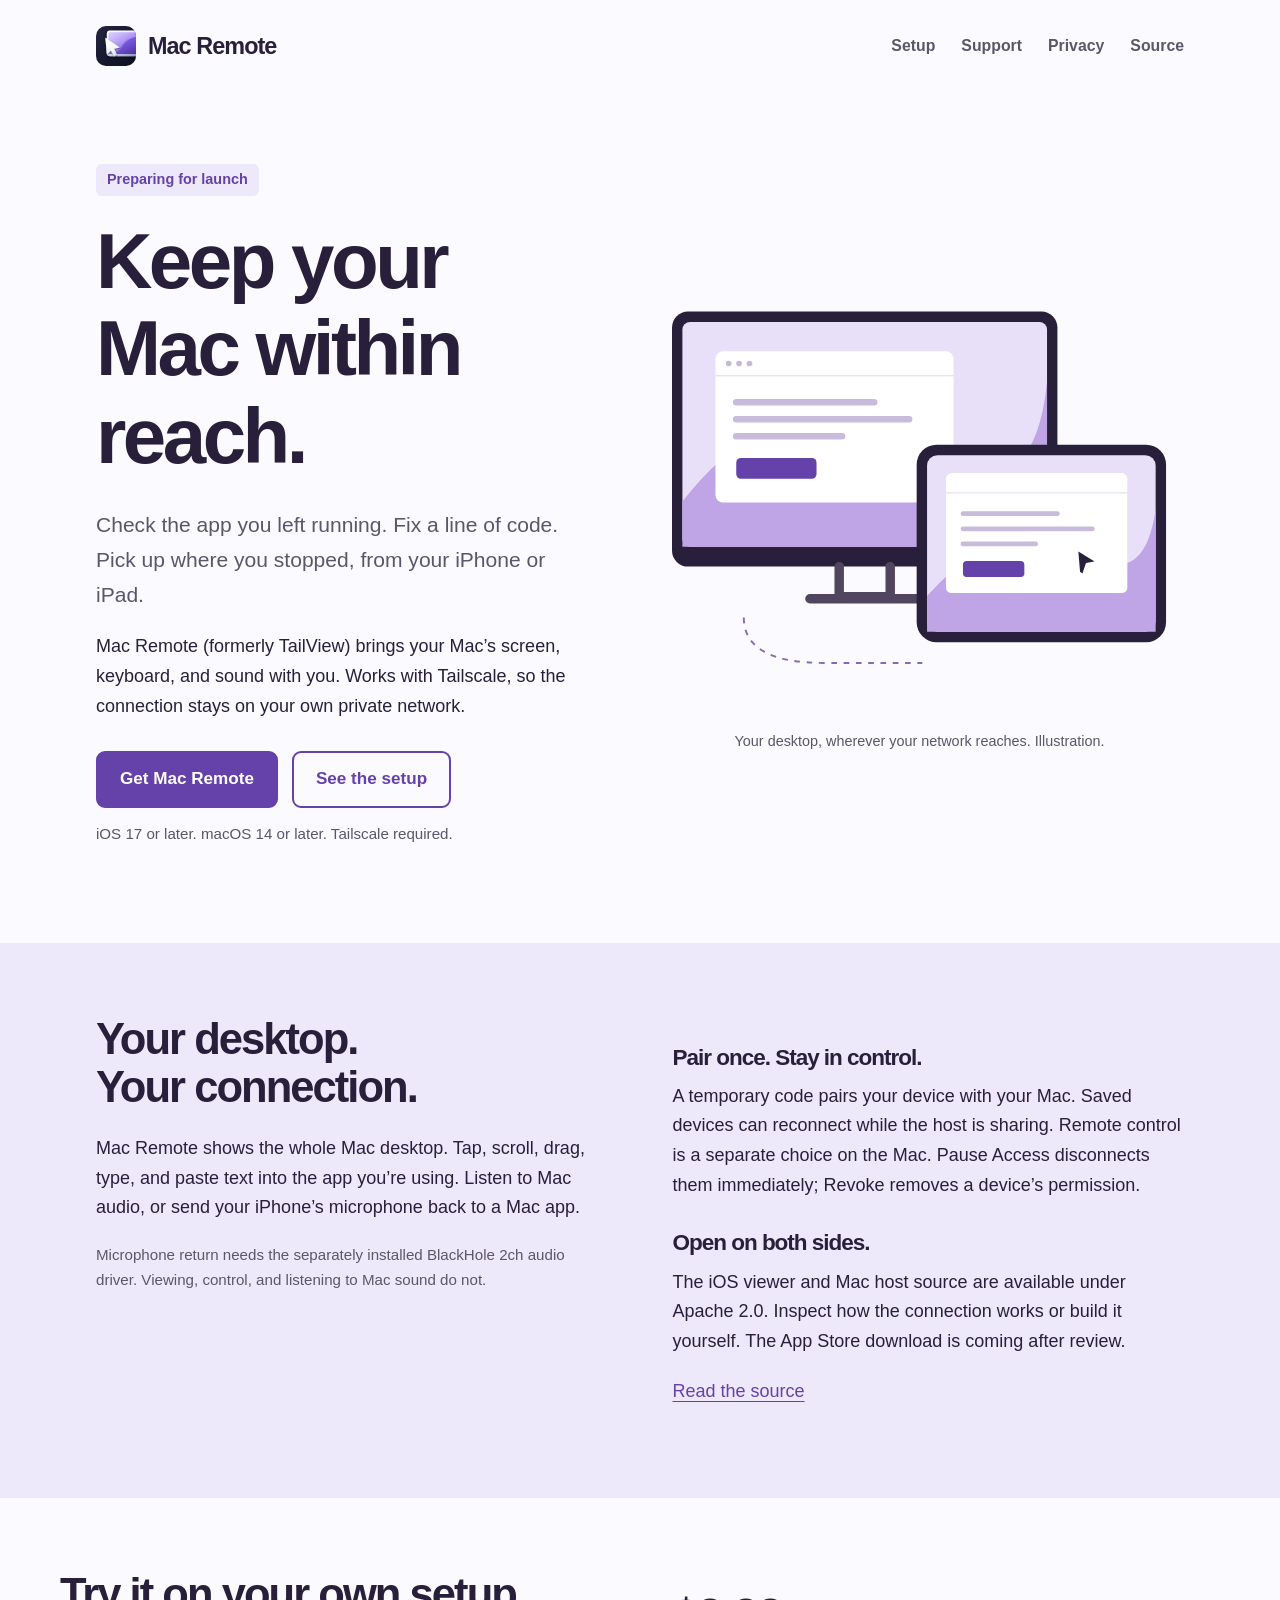
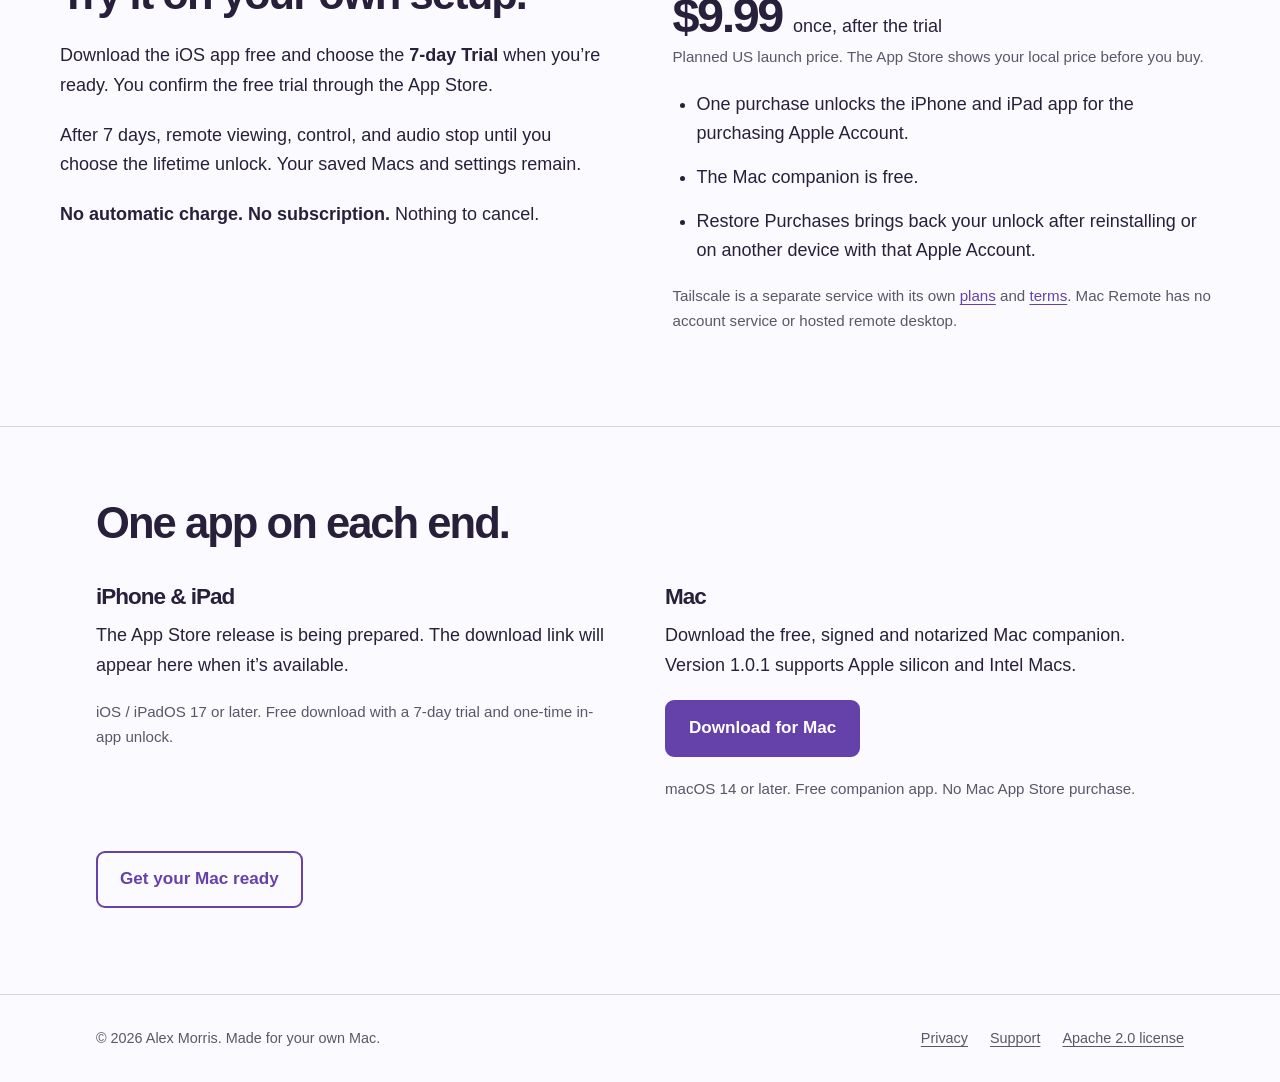
<file: docs/site/index.html>
<!doctype html>
<html lang="en"><head><meta charset="utf-8"><meta name="viewport" content="width=device-width, initial-scale=1"><title>Mac Remote — your Mac, within reach</title><meta name="description" content="See and control your Mac from an iPhone or iPad. Works with Tailscale. Try Mac Remote free for 7 days, then unlock once."><meta name="theme-color" content="#6541aa"><link rel="icon" href="assets/tailview.svg" type="image/svg+xml"><link rel="stylesheet" href="assets/site.css"><link rel="canonical" href="https://alexmorris10x.github.io/tailview/"></head>
<body><a class="skip" href="#main">Skip to content</a><header><div class="wrap"><a class="brand" href="index.html"><img src="assets/tailview.svg" alt="" width="40" height="40">Mac Remote</a><nav aria-label="Main navigation"><a href="setup.html">Setup</a><a href="support.html">Support</a><a href="privacy.html">Privacy</a><a href="https://github.com/alexmorris10x/tailview">Source</a></nav></div></header>
<main id="main">
<section class="wrap hero"><div><span class="status">Preparing for launch</span><h1>Keep your Mac within reach.</h1><p class="lead">Check the app you left running. Fix a line of code. Pick up where you stopped, from your iPhone or iPad.</p><p>Mac Remote (formerly TailView) brings your Mac’s screen, keyboard, and sound with you. Works with Tailscale, so the connection stays on your own private network.</p><div class="actions"><a class="button" href="#download">Get Mac Remote</a><a class="button secondary" href="setup.html">See the setup</a></div><p class="small">iOS 17 or later. macOS 14 or later. Tailscale required.</p></div>
<div class="hero-visual"><figure><svg viewBox="0 0 560 440" role="img" aria-labelledby="diagram-title diagram-desc"><title id="diagram-title">One Mac, reachable from your iPad</title><desc id="diagram-desc">An illustration of a desktop window mirrored onto a tablet, connected through your Tailscale network.</desc><rect x="18" y="26" width="408" height="270" rx="17" fill="#28203a"/><rect x="29" y="37" width="386" height="238" rx="8" fill="#e8dff8"/><path d="M29 227 Q140 85 270 170 T415 100 V275 H29Z" fill="#c0a5e6"/><rect x="64" y="68" width="252" height="160" rx="8" fill="#fff"/><path d="M64 94H316" stroke="#ddd5e6"/><circle cx="78" cy="81" r="3" fill="#c5b9d8"/><circle cx="89" cy="81" r="3" fill="#c5b9d8"/><circle cx="100" cy="81" r="3" fill="#c5b9d8"/><path d="M86 122H232M86 140H269M86 158H198" stroke="#c8bbdc" stroke-width="7" stroke-linecap="round"/><rect x="86" y="181" width="85" height="22" rx="5" fill="#6541aa"/><path d="M195 296V328H249V296M164 330H280" stroke="#51465f" stroke-width="10" stroke-linecap="round" fill="none"/><path d="M94 350Q94 398 180 398H283" stroke="#8769b5" stroke-width="2" stroke-dasharray="6 7" fill="none"/><rect x="277" y="167" width="264" height="209" rx="21" fill="#28203a"/><rect x="288" y="178" width="242" height="187" rx="11" fill="#e8dff8"/><path d="M288 327Q383 224 450 275T530 235V365H288Z" fill="#c0a5e6"/><rect x="308" y="197" width="192" height="127" rx="6" fill="#fff"/><path d="M308 218H500" stroke="#ddd5e6"/><path d="M326 240H426M326 256H463M326 272H403" stroke="#c8bbdc" stroke-width="5" stroke-linecap="round"/><rect x="326" y="290" width="65" height="17" rx="4" fill="#6541aa"/><path d="M449 302L447 278L468 291L457 293L453 305Z" fill="#28203a" stroke="white" stroke-width="2"/></svg><figcaption>Your desktop, wherever your network reaches. Illustration.</figcaption></figure></div></section>
<section class="band"><div class="wrap split"><div><h2>Your desktop.<br>Your connection.</h2><p>Mac Remote shows the whole Mac desktop. Tap, scroll, drag, type, and paste text into the app you’re using. Listen to Mac audio, or send your iPhone’s microphone back to a Mac app.</p><p class="small">Microphone return needs the separately installed BlackHole 2ch audio driver. Viewing, control, and listening to Mac sound do not.</p></div><div><h3>Pair once. Stay in control.</h3><p>A temporary code pairs your device with your Mac. Saved devices can reconnect while the host is sharing. Remote control is a separate choice on the Mac. Pause Access disconnects them immediately; Revoke removes a device’s permission.</p><h3>Open on both sides.</h3><p>The iOS viewer and Mac host source are available under Apache 2.0. Inspect how the connection works or build it yourself. The App Store download is coming after review.</p><p><a href="https://github.com/alexmorris10x/tailview">Read the source</a></p></div></div></section>
<section class="wrap facts split"><div><h2>Try it on your own setup.</h2><p>Download the iOS app free and choose the <strong>7-day Trial</strong> when you’re ready. You confirm the free trial through the App Store.</p><p>After 7 days, remote viewing, control, and audio stop until you choose the lifetime unlock. Your saved Macs and settings remain.</p><p><strong>No automatic charge. No subscription.</strong> Nothing to cancel.</p></div><div><p class="price">$9.99 <span>once, after the trial</span></p><p class="small">Planned US launch price. The App Store shows your local price before you buy.</p><ul><li>One purchase unlocks the iPhone and iPad app for the purchasing Apple Account.</li><li>The Mac companion is free.</li><li>Restore Purchases brings back your unlock after reinstalling or on another device with that Apple Account.</li></ul><p class="small">Tailscale is a separate service with its own <a href="https://tailscale.com/pricing">plans</a> and <a href="https://tailscale.com/terms">terms</a>. Mac Remote has no account service or hosted remote desktop.</p></div></section>
<section class="download" id="download"><div class="wrap"><h2>One app on each end.</h2><div class="download-grid"><div><h3>iPhone &amp; iPad</h3><p>The App Store release is being prepared. The download link will appear here when it’s available.</p><p class="small">iOS / iPadOS 17 or later. Free download with a 7-day trial and one-time in-app unlock.</p></div><div><h3>Mac</h3><p>Download the free, signed and notarized Mac companion. Version 1.0.1 supports Apple silicon and Intel Macs.</p><p><a class="button" href="https://github.com/alexmorris10x/tailview/releases/download/v1.0.1-mac/Mac-Remote-1.0.1-31.dmg">Download for Mac</a></p><p class="small">macOS 14 or later. Free companion app. No Mac App Store purchase.</p></div></div><div class="actions"><a class="button secondary" href="setup.html">Get your Mac ready</a></div></div></section></main>
<footer><div class="wrap"><span>© 2026 Alex Morris. Made for your own Mac.</span><div class="footer-links"><a href="privacy.html">Privacy</a><a href="support.html">Support</a><a href="https://github.com/alexmorris10x/tailview/blob/main/LICENSE">Apache 2.0 license</a></div></div></footer></body></html>
</file>
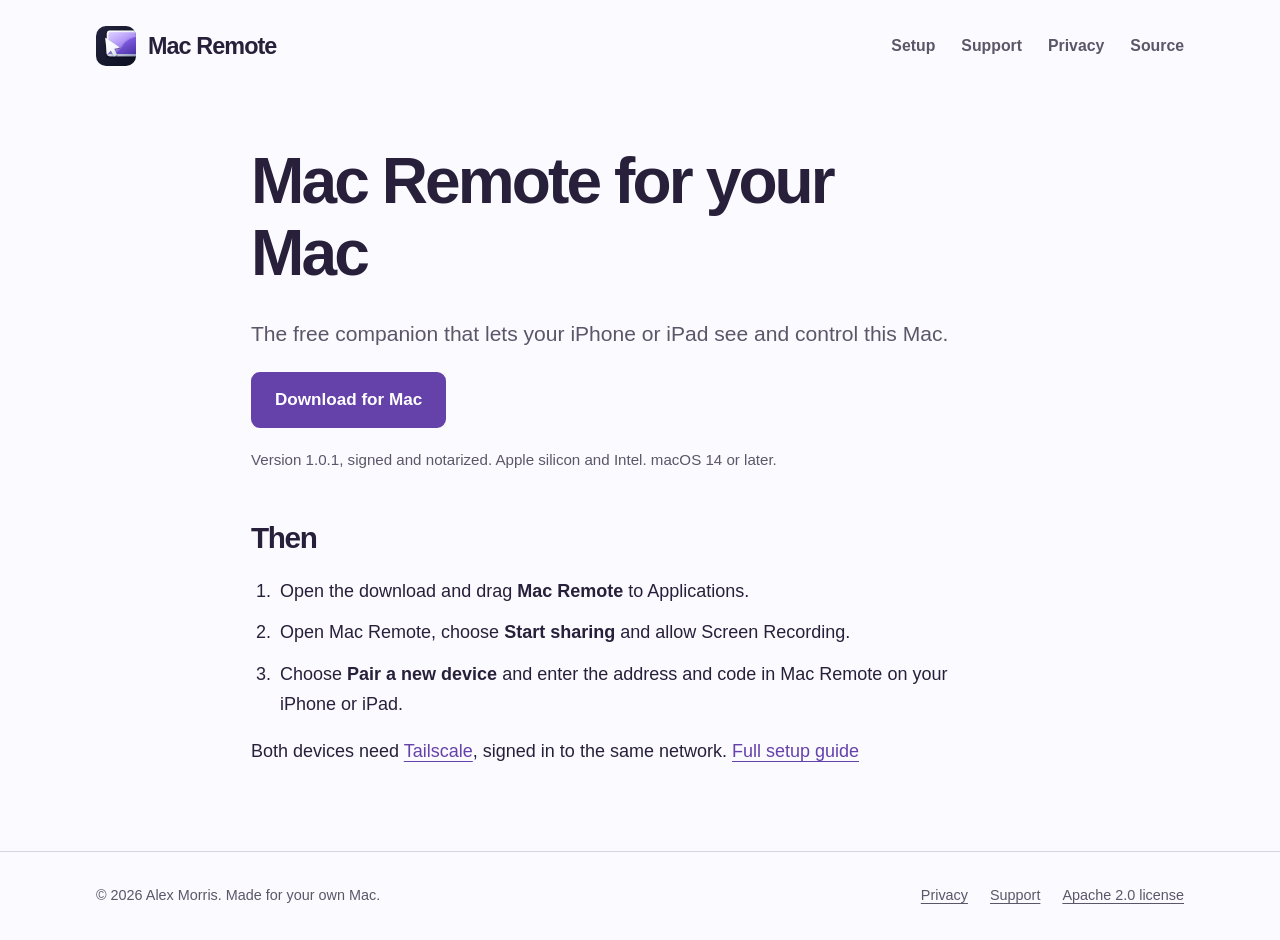
<file: docs/site/mac.html>
<!doctype html>
<html lang="en"><head><meta charset="utf-8"><meta name="viewport" content="width=device-width, initial-scale=1"><title>Mac Remote for Mac</title><meta name="description" content="Download the free Mac Remote companion for your Mac, then pair your iPhone or iPad."><meta name="theme-color" content="#6541aa"><link rel="icon" href="assets/tailview.svg" type="image/svg+xml"><link rel="stylesheet" href="assets/site.css"><link rel="canonical" href="https://alexmorris10x.github.io/tailview/mac.html"></head>
<body><a class="skip" href="#main">Skip to content</a><header><div class="wrap"><a class="brand" href="index.html"><img src="assets/tailview.svg" alt="" width="40" height="40">Mac Remote</a><nav aria-label="Main navigation"><a href="setup.html">Setup</a><a href="support.html">Support</a><a href="privacy.html">Privacy</a><a href="https://github.com/alexmorris10x/tailview">Source</a></nav></div></header>
<main id="main" class="wrap reading"><h1>Mac Remote for your Mac</h1><p class="lead">The free companion that lets your iPhone or iPad see and control this Mac.</p>
<p><a class="button" href="https://github.com/alexmorris10x/tailview/releases/download/v1.0.1-mac/Mac-Remote-1.0.1-31.dmg">Download for Mac</a></p><p class="small">Version 1.0.1, signed and notarized. Apple silicon and Intel. macOS 14 or later.</p>
<h2>Then</h2><ol><li>Open the download and drag <strong>Mac Remote</strong> to Applications.</li><li>Open Mac Remote, choose <strong>Start sharing</strong> and allow Screen Recording.</li><li>Choose <strong>Pair a new device</strong> and enter the address and code in Mac Remote on your iPhone or iPad.</li></ol>
<p>Both devices need <a href="https://tailscale.com/download">Tailscale</a>, signed in to the same network. <a href="setup.html">Full setup guide</a></p></main>
<footer><div class="wrap"><span>© 2026 Alex Morris. Made for your own Mac.</span><div class="footer-links"><a href="privacy.html">Privacy</a><a href="support.html">Support</a><a href="https://github.com/alexmorris10x/tailview/blob/main/LICENSE">Apache 2.0 license</a></div></div></footer></body></html>
</file>
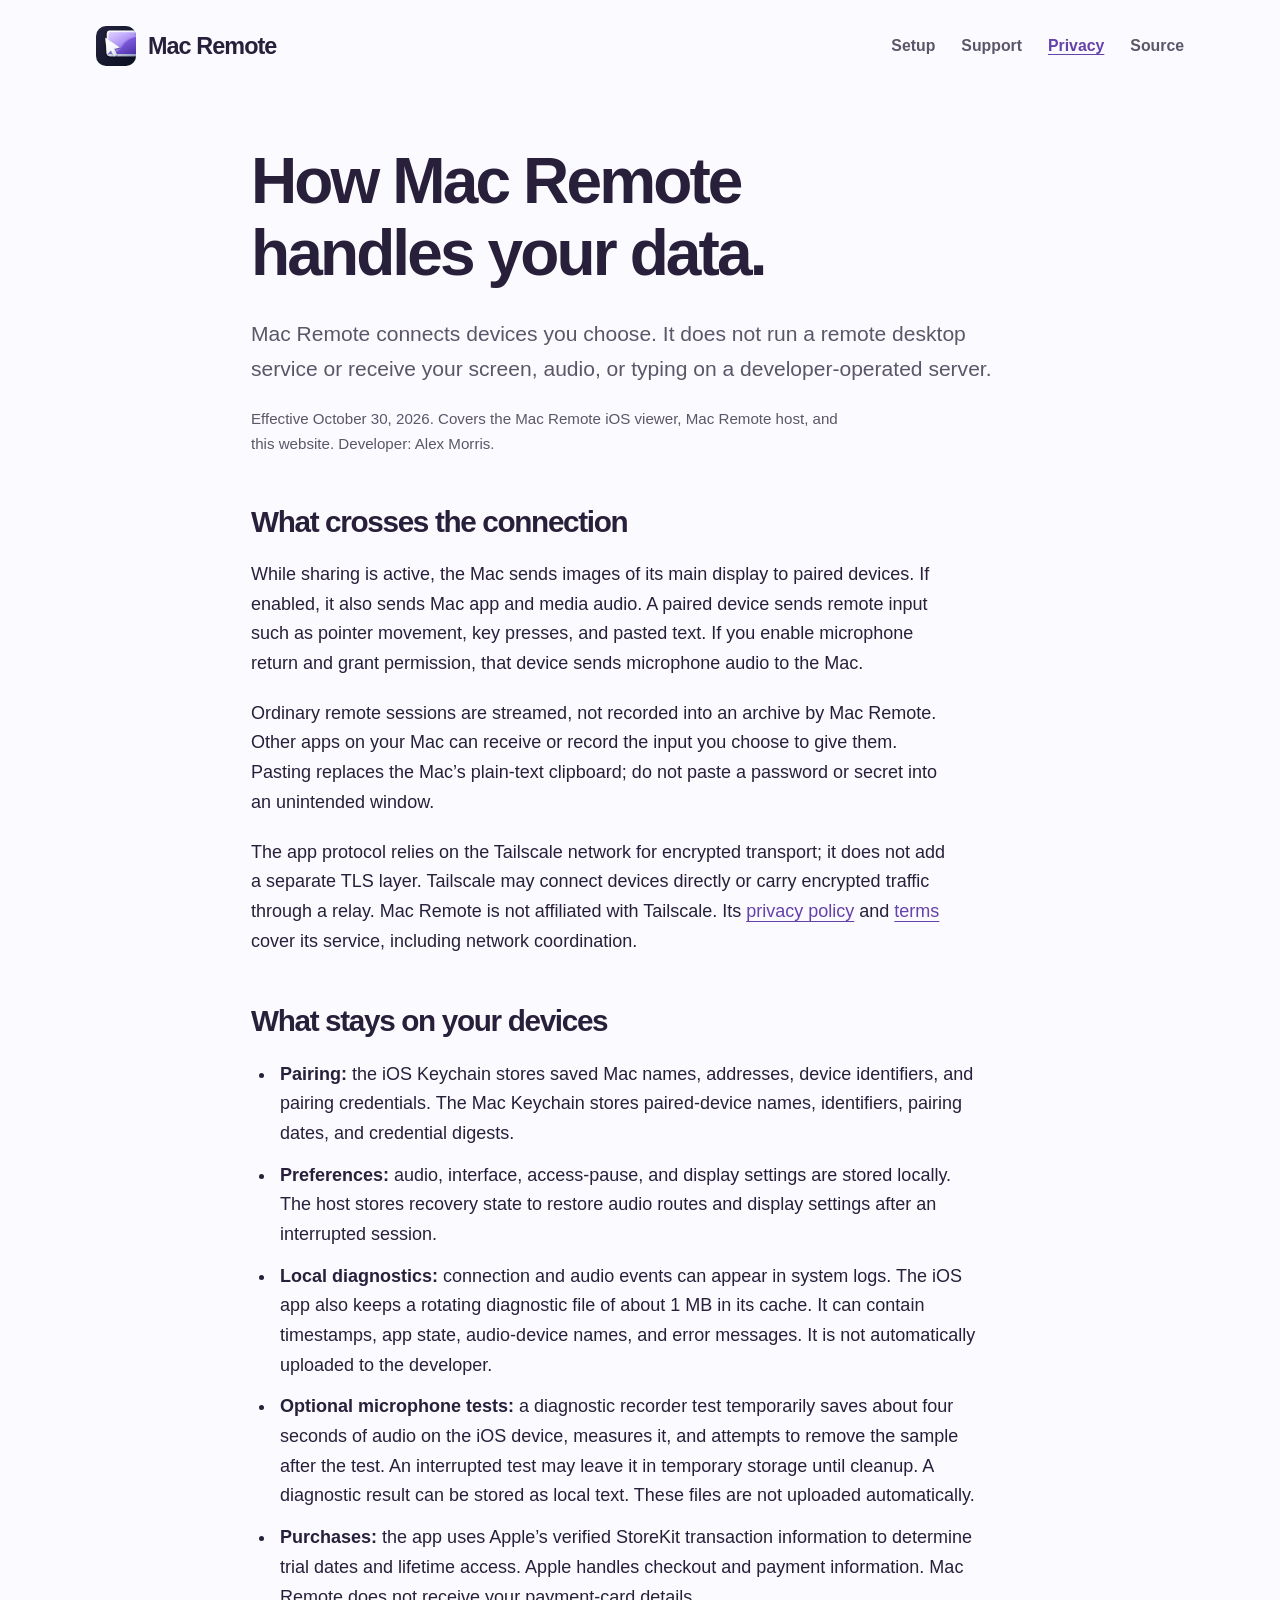
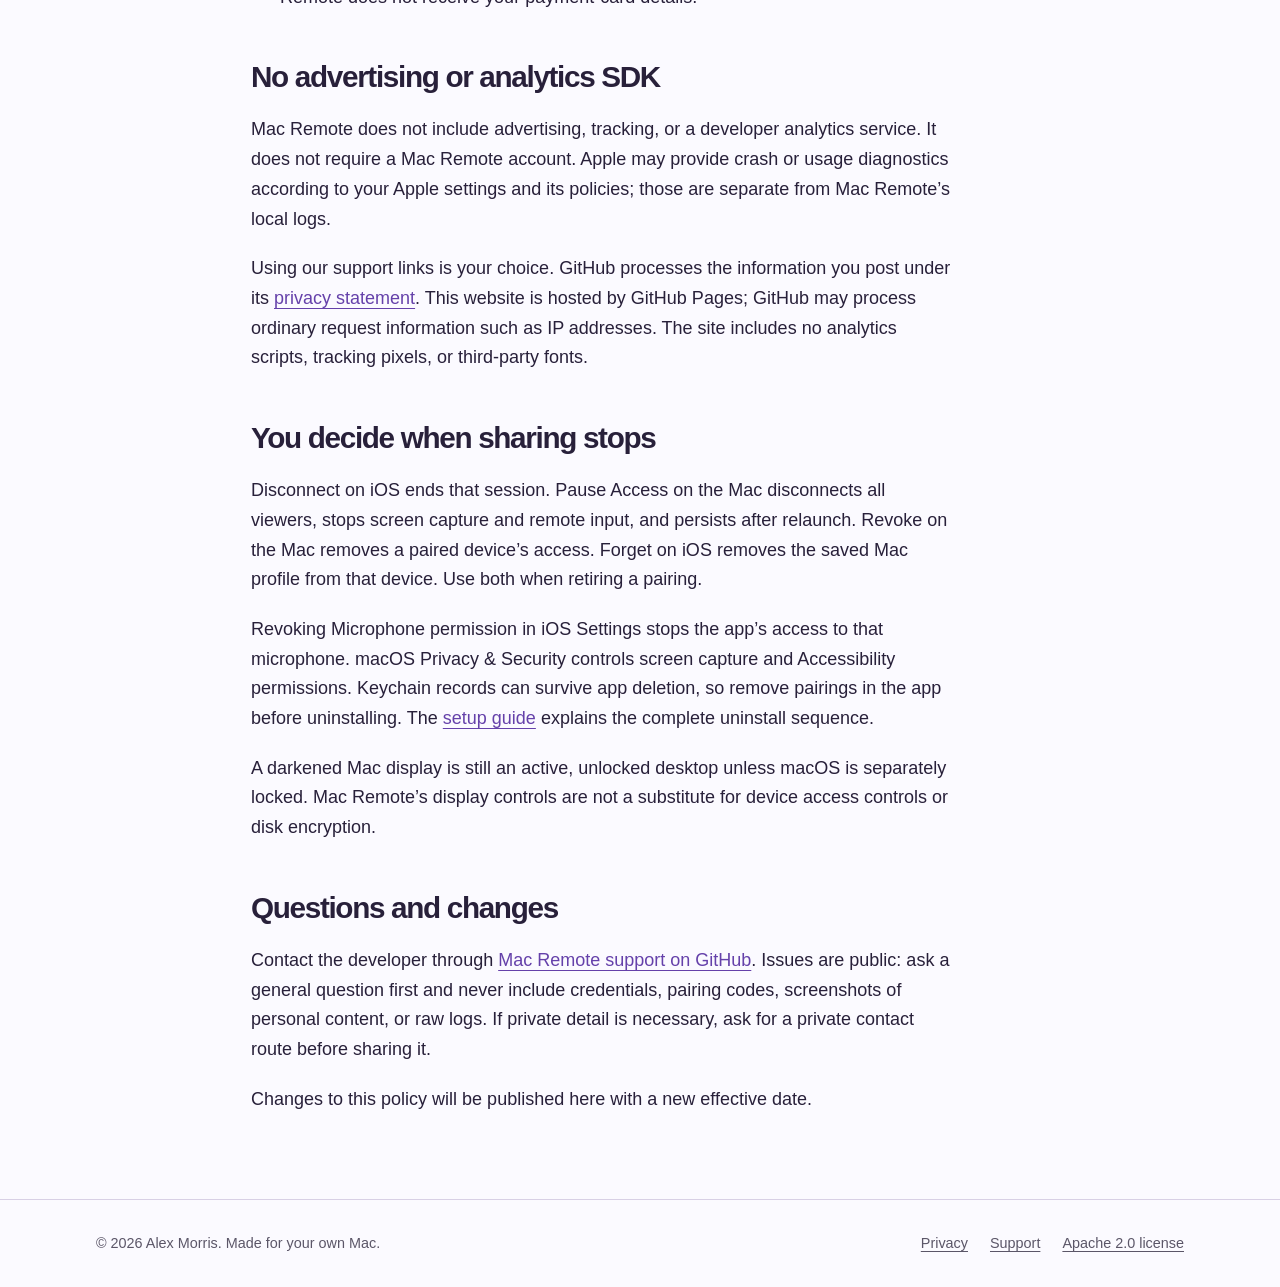
<file: docs/site/privacy.html>
<!doctype html>
<html lang="en"><head><meta charset="utf-8"><meta name="viewport" content="width=device-width, initial-scale=1"><title>Mac Remote privacy</title><meta name="description" content="What Mac Remote sends between your devices, what it stores locally, and how to stop sharing."><meta name="theme-color" content="#6541aa"><link rel="icon" href="assets/tailview.svg" type="image/svg+xml"><link rel="stylesheet" href="assets/site.css"><link rel="canonical" href="https://alexmorris10x.github.io/tailview/privacy.html"></head>
<body><a class="skip" href="#main">Skip to content</a><header><div class="wrap"><a class="brand" href="index.html"><img src="assets/tailview.svg" alt="" width="40" height="40">Mac Remote</a><nav aria-label="Main navigation"><a href="setup.html">Setup</a><a href="support.html">Support</a><a href="privacy.html" aria-current="page">Privacy</a><a href="https://github.com/alexmorris10x/tailview">Source</a></nav></div></header>
<main id="main" class="wrap reading"><h1>How Mac Remote handles your data.</h1><p class="lead">Mac Remote connects devices you choose. It does not run a remote desktop service or receive your screen, audio, or typing on a developer-operated server.</p><p class="small">Effective October 30, 2026. Covers the Mac Remote iOS viewer, Mac Remote host, and this website. Developer: Alex Morris.</p>
<h2>What crosses the connection</h2><p>While sharing is active, the Mac sends images of its main display to paired devices. If enabled, it also sends Mac app and media audio. A paired device sends remote input such as pointer movement, key presses, and pasted text. If you enable microphone return and grant permission, that device sends microphone audio to the Mac.</p><p>Ordinary remote sessions are streamed, not recorded into an archive by Mac Remote. Other apps on your Mac can receive or record the input you choose to give them. Pasting replaces the Mac’s plain-text clipboard; do not paste a password or secret into an unintended window.</p><p>The app protocol relies on the Tailscale network for encrypted transport; it does not add a separate TLS layer. Tailscale may connect devices directly or carry encrypted traffic through a relay. Mac Remote is not affiliated with Tailscale. Its <a href="https://tailscale.com/privacy-policy">privacy policy</a> and <a href="https://tailscale.com/terms">terms</a> cover its service, including network coordination.</p>
<h2>What stays on your devices</h2><ul><li><strong>Pairing:</strong> the iOS Keychain stores saved Mac names, addresses, device identifiers, and pairing credentials. The Mac Keychain stores paired-device names, identifiers, pairing dates, and credential digests.</li><li><strong>Preferences:</strong> audio, interface, access-pause, and display settings are stored locally. The host stores recovery state to restore audio routes and display settings after an interrupted session.</li><li><strong>Local diagnostics:</strong> connection and audio events can appear in system logs. The iOS app also keeps a rotating diagnostic file of about 1 MB in its cache. It can contain timestamps, app state, audio-device names, and error messages. It is not automatically uploaded to the developer.</li><li><strong>Optional microphone tests:</strong> a diagnostic recorder test temporarily saves about four seconds of audio on the iOS device, measures it, and attempts to remove the sample after the test. An interrupted test may leave it in temporary storage until cleanup. A diagnostic result can be stored as local text. These files are not uploaded automatically.</li><li><strong>Purchases:</strong> the app uses Apple’s verified StoreKit transaction information to determine trial dates and lifetime access. Apple handles checkout and payment information. Mac Remote does not receive your payment-card details.</li></ul>
<h2>No advertising or analytics SDK</h2><p>Mac Remote does not include advertising, tracking, or a developer analytics service. It does not require a Mac Remote account. Apple may provide crash or usage diagnostics according to your Apple settings and its policies; those are separate from Mac Remote’s local logs.</p><p>Using our support links is your choice. GitHub processes the information you post under its <a href="https://docs.github.com/en/site-policy/privacy-policies/github-general-privacy-statement">privacy statement</a>. This website is hosted by GitHub Pages; GitHub may process ordinary request information such as IP addresses. The site includes no analytics scripts, tracking pixels, or third-party fonts.</p>
<h2>You decide when sharing stops</h2><p>Disconnect on iOS ends that session. Pause Access on the Mac disconnects all viewers, stops screen capture and remote input, and persists after relaunch. Revoke on the Mac removes a paired device’s access. Forget on iOS removes the saved Mac profile from that device. Use both when retiring a pairing.</p><p>Revoking Microphone permission in iOS Settings stops the app’s access to that microphone. macOS Privacy &amp; Security controls screen capture and Accessibility permissions. Keychain records can survive app deletion, so remove pairings in the app before uninstalling. The <a href="setup.html">setup guide</a> explains the complete uninstall sequence.</p><p>A darkened Mac display is still an active, unlocked desktop unless macOS is separately locked. Mac Remote’s display controls are not a substitute for device access controls or disk encryption.</p>
<h2>Questions and changes</h2><p>Contact the developer through <a href="https://github.com/alexmorris10x/tailview/issues">Mac Remote support on GitHub</a>. Issues are public: ask a general question first and never include credentials, pairing codes, screenshots of personal content, or raw logs. If private detail is necessary, ask for a private contact route before sharing it.</p><p>Changes to this policy will be published here with a new effective date.</p></main>
<footer><div class="wrap"><span>© 2026 Alex Morris. Made for your own Mac.</span><div class="footer-links"><a href="privacy.html">Privacy</a><a href="support.html">Support</a><a href="https://github.com/alexmorris10x/tailview/blob/main/LICENSE">Apache 2.0 license</a></div></div></footer></body></html>
</file>
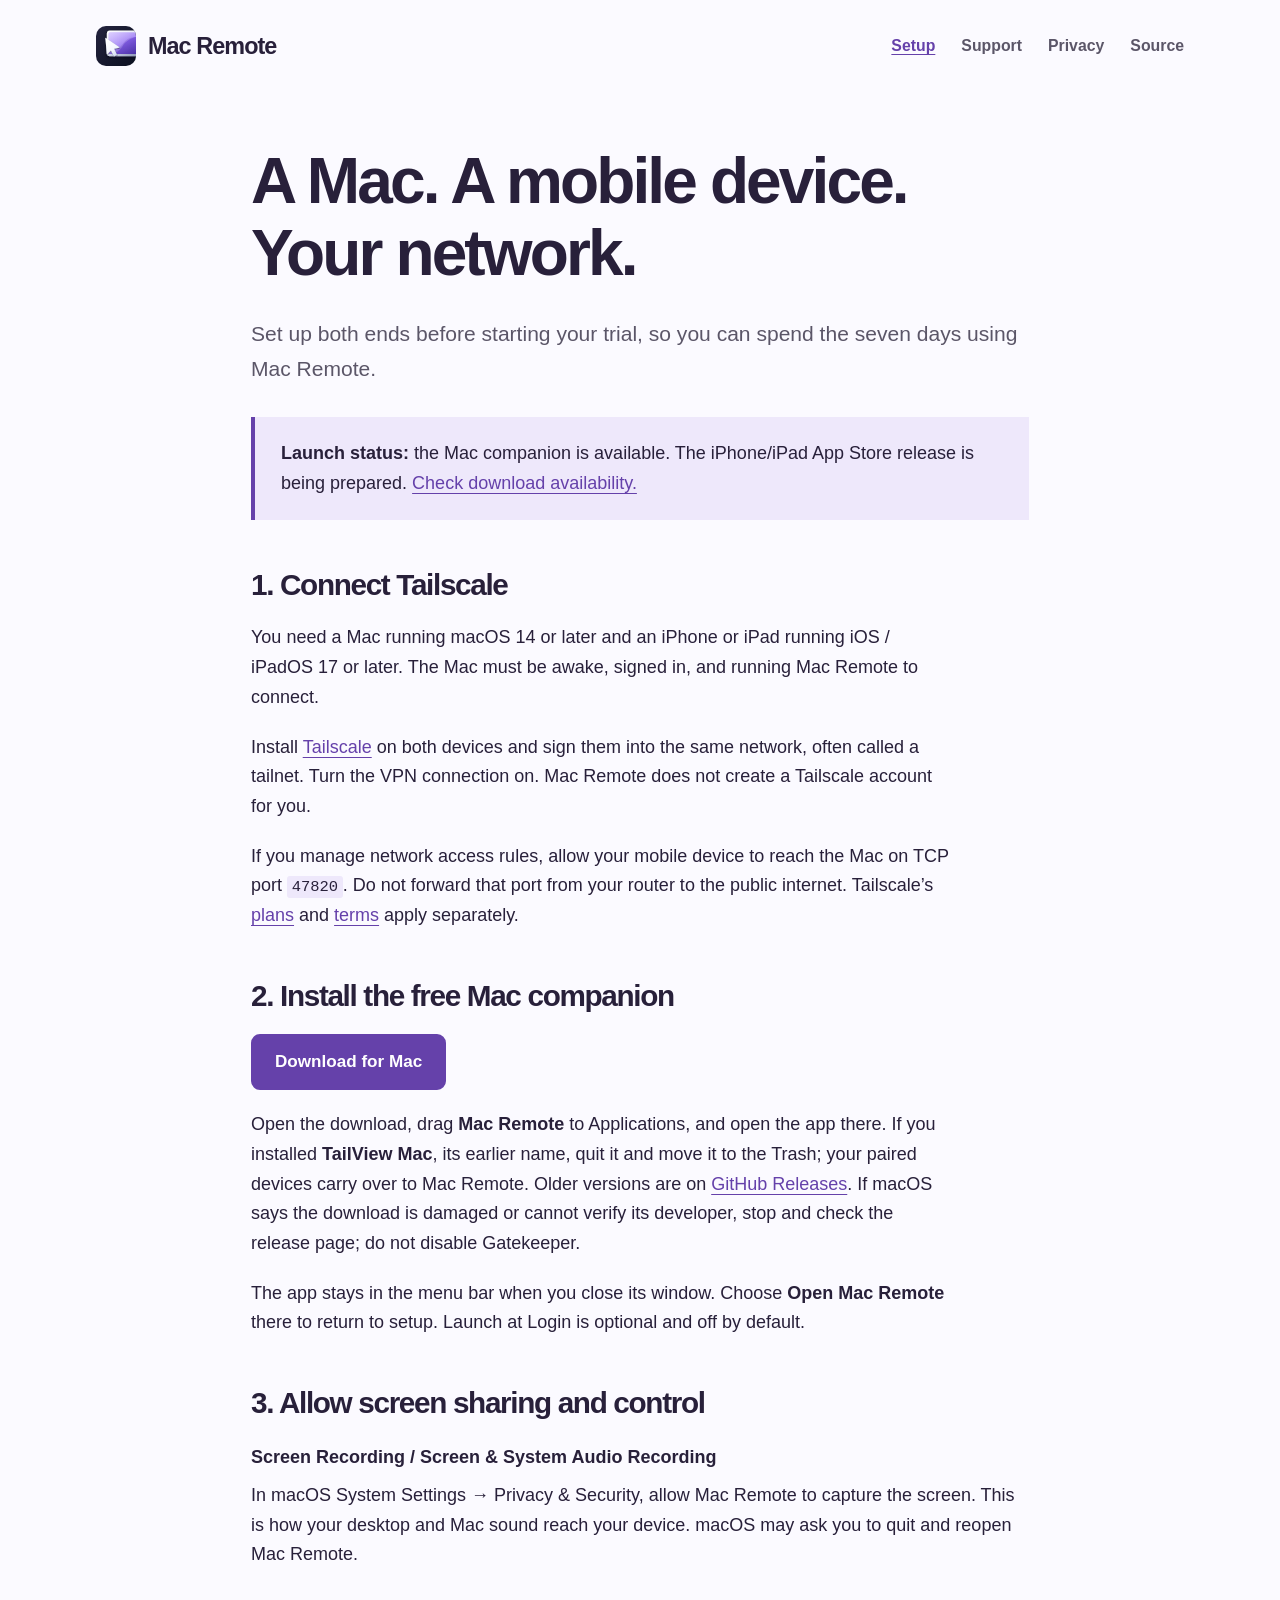
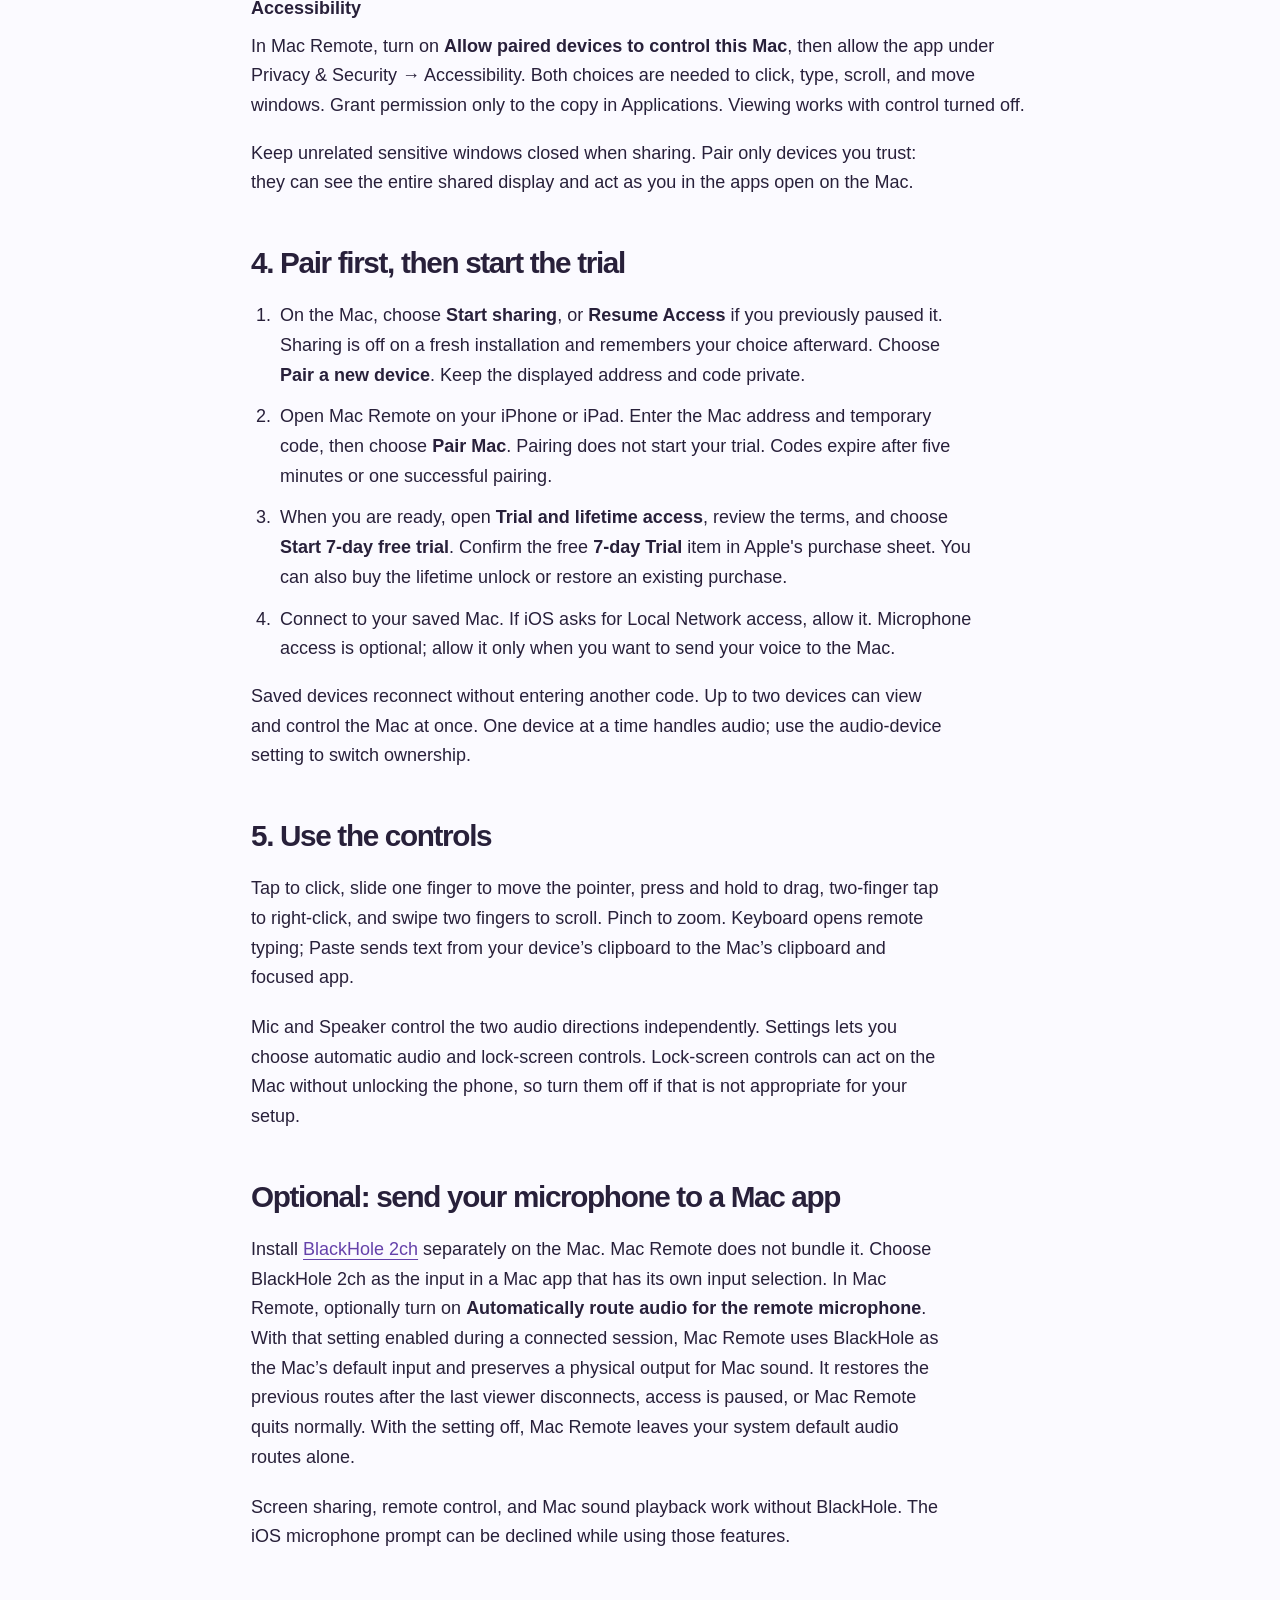
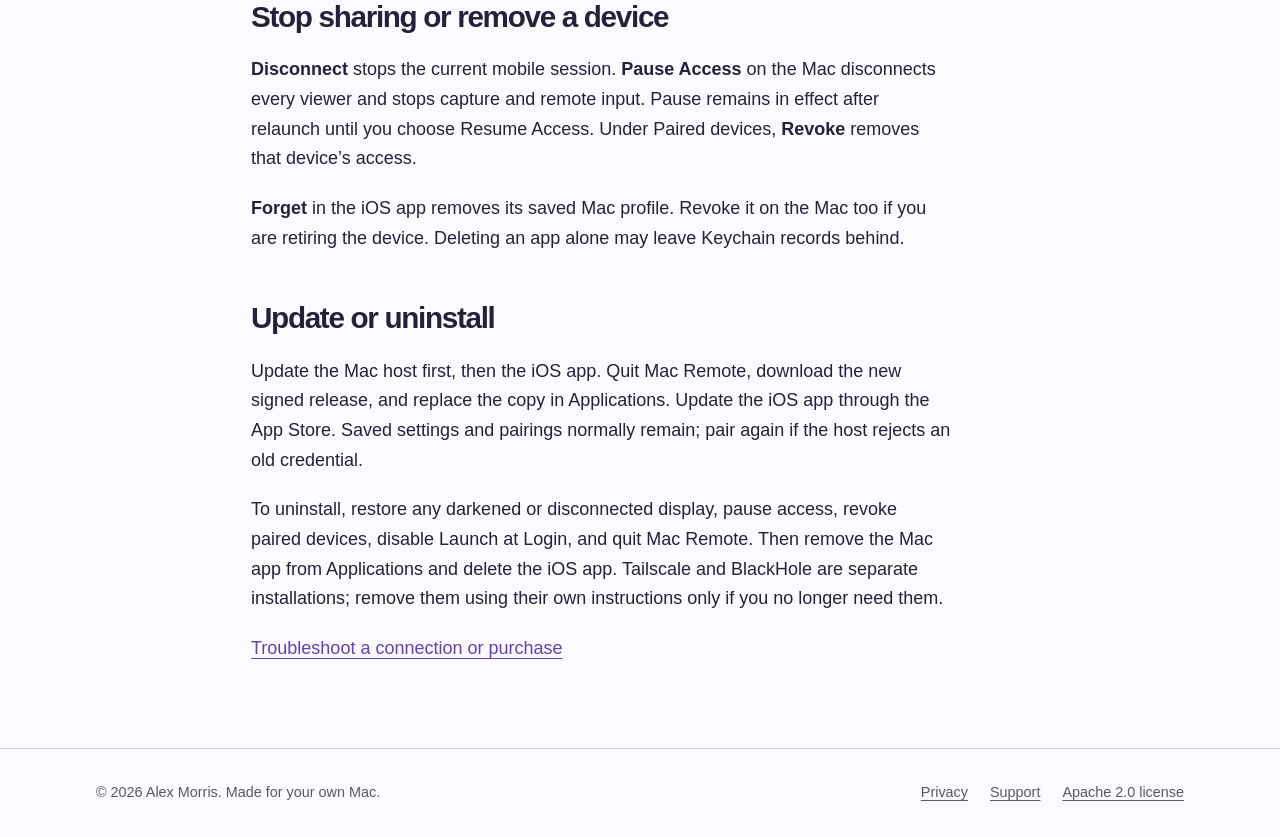
<file: docs/site/setup.html>
<!doctype html>
<html lang="en"><head><meta charset="utf-8"><meta name="viewport" content="width=device-width, initial-scale=1"><title>Set up Mac Remote</title><meta name="description" content="Install the Mac companion, connect Tailscale, grant screen and control permissions, and pair your iPhone or iPad."><meta name="theme-color" content="#6541aa"><link rel="icon" href="assets/tailview.svg" type="image/svg+xml"><link rel="stylesheet" href="assets/site.css"><link rel="canonical" href="https://alexmorris10x.github.io/tailview/setup.html"></head>
<body><a class="skip" href="#main">Skip to content</a><header><div class="wrap"><a class="brand" href="index.html"><img src="assets/tailview.svg" alt="" width="40" height="40">Mac Remote</a><nav aria-label="Main navigation"><a href="setup.html" aria-current="page">Setup</a><a href="support.html">Support</a><a href="privacy.html">Privacy</a><a href="https://github.com/alexmorris10x/tailview">Source</a></nav></div></header>
<main id="main" class="wrap reading"><h1>A Mac. A mobile device. Your network.</h1><p class="lead">Set up both ends before starting your trial, so you can spend the seven days using Mac Remote.</p><div class="note"><p><strong>Launch status:</strong> the Mac companion is available. The iPhone/iPad App Store release is being prepared. <a href="index.html#download">Check download availability.</a></p></div>
<h2>1. Connect Tailscale</h2><p>You need a Mac running macOS 14 or later and an iPhone or iPad running iOS / iPadOS 17 or later. The Mac must be awake, signed in, and running Mac Remote to connect.</p><p>Install <a href="https://tailscale.com/download">Tailscale</a> on both devices and sign them into the same network, often called a tailnet. Turn the VPN connection on. Mac Remote does not create a Tailscale account for you.</p><p>If you manage network access rules, allow your mobile device to reach the Mac on TCP port <code>47820</code>. Do not forward that port from your router to the public internet. Tailscale’s <a href="https://tailscale.com/pricing">plans</a> and <a href="https://tailscale.com/terms">terms</a> apply separately.</p>
<h2>2. Install the free Mac companion</h2><p><a class="button" href="https://github.com/alexmorris10x/tailview/releases/download/v1.0.1-mac/Mac-Remote-1.0.1-31.dmg">Download for Mac</a></p><p>Open the download, drag <strong>Mac Remote</strong> to Applications, and open the app there. If you installed <strong>TailView Mac</strong>, its earlier name, quit it and move it to the Trash; your paired devices carry over to Mac Remote. Older versions are on <a href="https://github.com/alexmorris10x/tailview/releases">GitHub Releases</a>. If macOS says the download is damaged or cannot verify its developer, stop and check the release page; do not disable Gatekeeper.</p><p>The app stays in the menu bar when you close its window. Choose <strong>Open Mac Remote</strong> there to return to setup. Launch at Login is optional and off by default.</p>
<h2>3. Allow screen sharing and control</h2><dl><dt>Screen Recording / Screen &amp; System Audio Recording</dt><dd>In macOS System Settings → Privacy &amp; Security, allow Mac Remote to capture the screen. This is how your desktop and Mac sound reach your device. macOS may ask you to quit and reopen Mac Remote.</dd><dt>Accessibility</dt><dd>In Mac Remote, turn on <strong>Allow paired devices to control this Mac</strong>, then allow the app under Privacy &amp; Security → Accessibility. Both choices are needed to click, type, scroll, and move windows. Grant permission only to the copy in Applications. Viewing works with control turned off.</dd></dl><p>Keep unrelated sensitive windows closed when sharing. Pair only devices you trust: they can see the entire shared display and act as you in the apps open on the Mac.</p>
<h2>4. Pair first, then start the trial</h2><ol><li>On the Mac, choose <strong>Start sharing</strong>, or <strong>Resume Access</strong> if you previously paused it. Sharing is off on a fresh installation and remembers your choice afterward. Choose <strong>Pair a new device</strong>. Keep the displayed address and code private.</li><li>Open Mac Remote on your iPhone or iPad. Enter the Mac address and temporary code, then choose <strong>Pair Mac</strong>. Pairing does not start your trial. Codes expire after five minutes or one successful pairing.</li><li>When you are ready, open <strong>Trial and lifetime access</strong>, review the terms, and choose <strong>Start 7-day free trial</strong>. Confirm the free <strong>7-day Trial</strong> item in Apple's purchase sheet. You can also buy the lifetime unlock or restore an existing purchase.</li><li>Connect to your saved Mac. If iOS asks for Local Network access, allow it. Microphone access is optional; allow it only when you want to send your voice to the Mac.</li></ol><p>Saved devices reconnect without entering another code. Up to two devices can view and control the Mac at once. One device at a time handles audio; use the audio-device setting to switch ownership.</p>
<h2>5. Use the controls</h2><p>Tap to click, slide one finger to move the pointer, press and hold to drag, two-finger tap to right-click, and swipe two fingers to scroll. Pinch to zoom. Keyboard opens remote typing; Paste sends text from your device’s clipboard to the Mac’s clipboard and focused app.</p><p>Mic and Speaker control the two audio directions independently. Settings lets you choose automatic audio and lock-screen controls. Lock-screen controls can act on the Mac without unlocking the phone, so turn them off if that is not appropriate for your setup.</p>
<h2>Optional: send your microphone to a Mac app</h2><p>Install <a href="https://github.com/ExistentialAudio/BlackHole">BlackHole 2ch</a> separately on the Mac. Mac Remote does not bundle it. Choose BlackHole 2ch as the input in a Mac app that has its own input selection. In Mac Remote, optionally turn on <strong>Automatically route audio for the remote microphone</strong>. With that setting enabled during a connected session, Mac Remote uses BlackHole as the Mac’s default input and preserves a physical output for Mac sound. It restores the previous routes after the last viewer disconnects, access is paused, or Mac Remote quits normally. With the setting off, Mac Remote leaves your system default audio routes alone.</p><p>Screen sharing, remote control, and Mac sound playback work without BlackHole. The iOS microphone prompt can be declined while using those features.</p>
<h2>Stop sharing or remove a device</h2><p><strong>Disconnect</strong> stops the current mobile session. <strong>Pause Access</strong> on the Mac disconnects every viewer and stops capture and remote input. Pause remains in effect after relaunch until you choose Resume Access. Under Paired devices, <strong>Revoke</strong> removes that device’s access.</p><p><strong>Forget</strong> in the iOS app removes its saved Mac profile. Revoke it on the Mac too if you are retiring the device. Deleting an app alone may leave Keychain records behind.</p>
<h2>Update or uninstall</h2><p>Update the Mac host first, then the iOS app. Quit Mac Remote, download the new signed release, and replace the copy in Applications. Update the iOS app through the App Store. Saved settings and pairings normally remain; pair again if the host rejects an old credential.</p><p>To uninstall, restore any darkened or disconnected display, pause access, revoke paired devices, disable Launch at Login, and quit Mac Remote. Then remove the Mac app from Applications and delete the iOS app. Tailscale and BlackHole are separate installations; remove them using their own instructions only if you no longer need them.</p><p><a href="support.html">Troubleshoot a connection or purchase</a></p></main>
<footer><div class="wrap"><span>© 2026 Alex Morris. Made for your own Mac.</span><div class="footer-links"><a href="privacy.html">Privacy</a><a href="support.html">Support</a><a href="https://github.com/alexmorris10x/tailview/blob/main/LICENSE">Apache 2.0 license</a></div></div></footer></body></html>
</file>
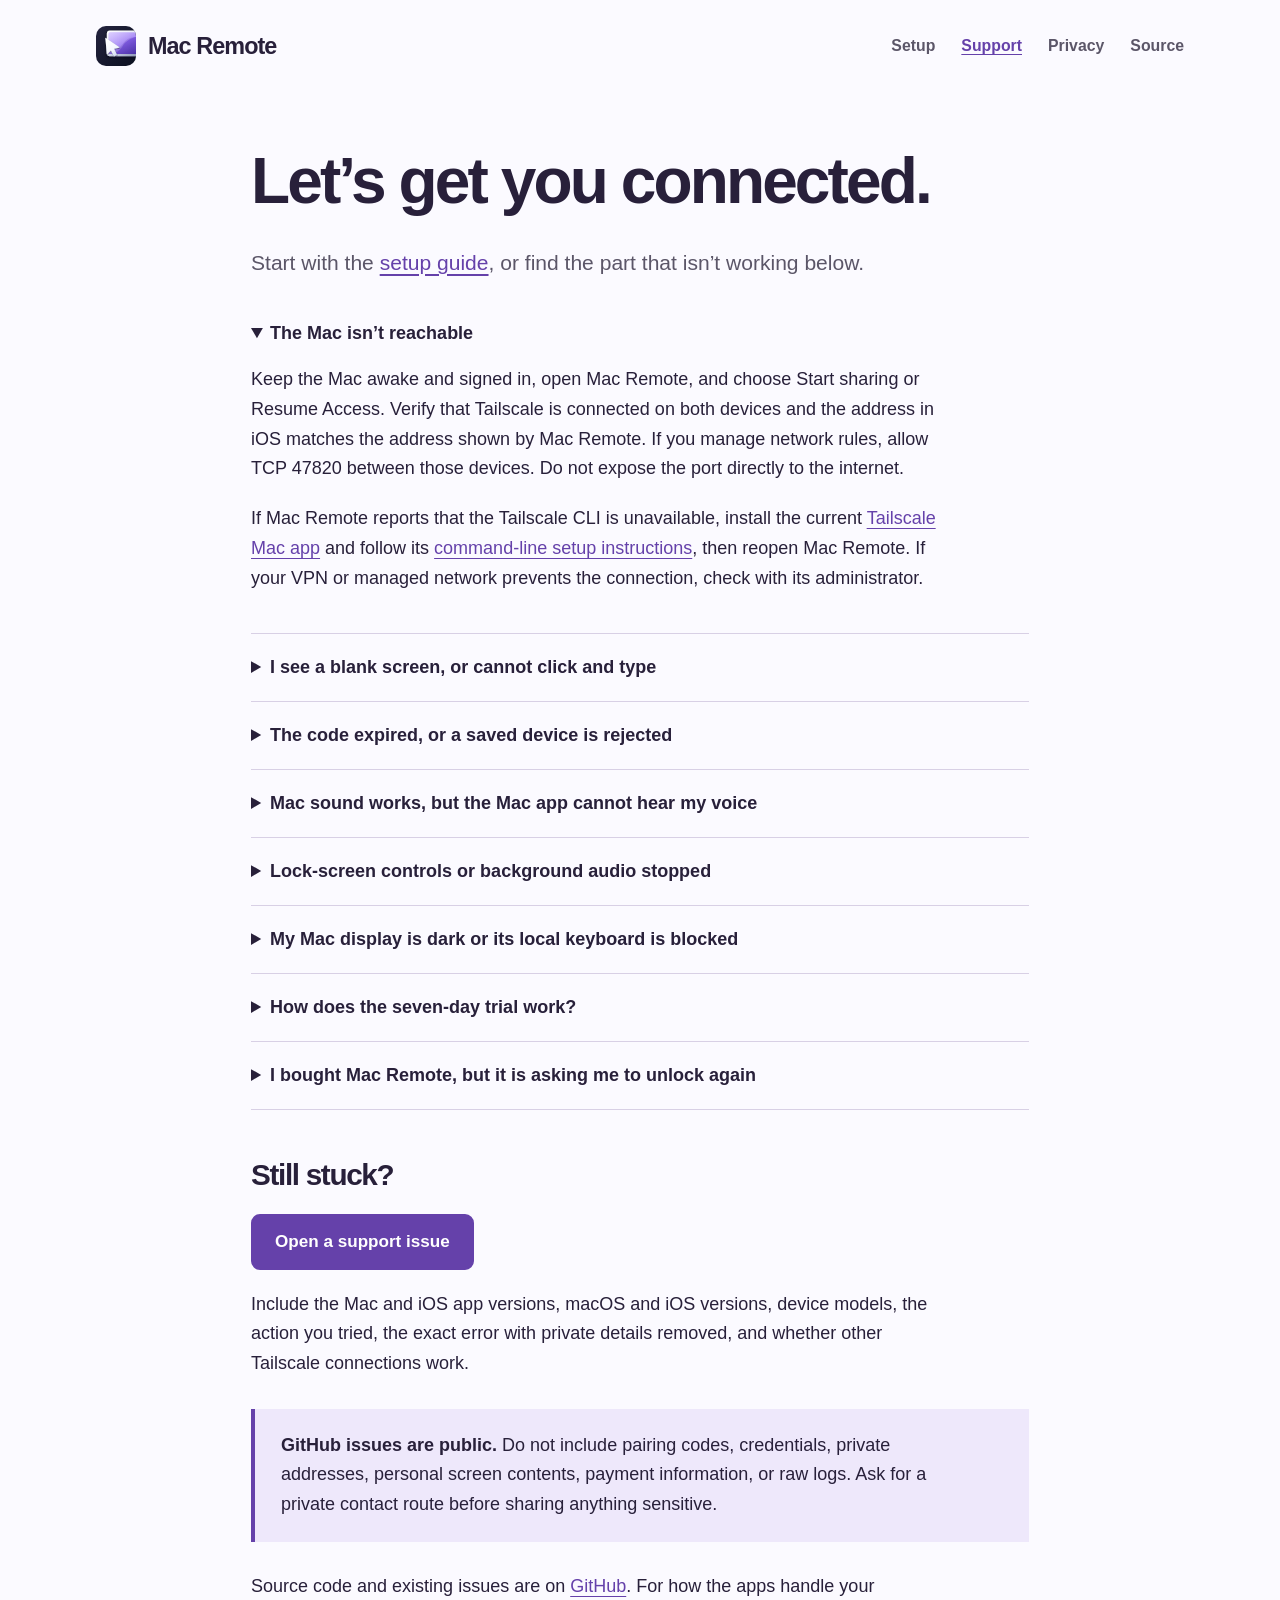
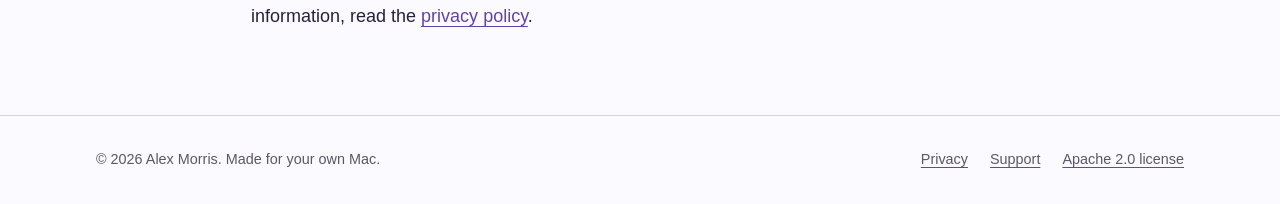
<file: docs/site/support.html>
<!doctype html>
<html lang="en"><head><meta charset="utf-8"><meta name="viewport" content="width=device-width, initial-scale=1"><title>Mac Remote support</title><meta name="description" content="Help with Mac Remote setup, permissions, pairing, audio, trial access, and restoring purchases."><meta name="theme-color" content="#6541aa"><link rel="icon" href="assets/tailview.svg" type="image/svg+xml"><link rel="stylesheet" href="assets/site.css"><link rel="canonical" href="https://alexmorris10x.github.io/tailview/support.html"></head>
<body><a class="skip" href="#main">Skip to content</a><header><div class="wrap"><a class="brand" href="index.html"><img src="assets/tailview.svg" alt="" width="40" height="40">Mac Remote</a><nav aria-label="Main navigation"><a href="setup.html">Setup</a><a href="support.html" aria-current="page">Support</a><a href="privacy.html">Privacy</a><a href="https://github.com/alexmorris10x/tailview">Source</a></nav></div></header>
<main id="main" class="wrap reading"><h1>Let’s get you connected.</h1><p class="lead">Start with the <a href="setup.html">setup guide</a>, or find the part that isn’t working below.</p>
<details open><summary>The Mac isn’t reachable</summary><p>Keep the Mac awake and signed in, open Mac Remote, and choose Start sharing or Resume Access. Verify that Tailscale is connected on both devices and the address in iOS matches the address shown by Mac Remote. If you manage network rules, allow TCP 47820 between those devices. Do not expose the port directly to the internet.</p><p>If Mac Remote reports that the Tailscale CLI is unavailable, install the current <a href="https://tailscale.com/download/mac">Tailscale Mac app</a> and follow its <a href="https://tailscale.com/kb/1080/cli">command-line setup instructions</a>, then reopen Mac Remote. If your VPN or managed network prevents the connection, check with its administrator.</p></details>
<details><summary>I see a blank screen, or cannot click and type</summary><p>Allow Mac Remote in macOS System Settings → Privacy &amp; Security → Screen Recording (called Screen &amp; System Audio Recording on some versions). For mouse and keyboard control, enable Allow paired devices to control this Mac in Mac Remote and grant macOS Accessibility permission. Quit and reopen the app if macOS requests it. Keep a single current copy in Applications so the permission belongs to the app you are actually running.</p></details>
<details><summary>The code expired, or a saved device is rejected</summary><p>Open Pair a new device on the Mac and use the new code within five minutes. Each code permits one successful pairing. A revoked device needs a new pairing; removing and restoring the iOS purchase does not restore Mac access. Never post a pairing code in a support issue.</p></details>
<details><summary>Mac sound works, but the Mac app cannot hear my voice</summary><p>Enable Mic on iOS, allow Microphone access in iOS Settings, and make this device the audio owner in Mac Remote’s audio settings. Install BlackHole 2ch separately on the Mac and select it as the receiving app’s input. The Mac host shows the route it is using. Its automatic microphone-routing setting is optional and off by default; enable it only if you want Mac Remote to change the Mac’s default input during a session. An orange microphone status means capture is not currently sending even if the toggle is on.</p><p>Only one connected device owns audio at a time. A microphone used by another app, a phone call, or a route change can interrupt it; bring Mac Remote to the foreground and toggle Mic to retry.</p></details>
<details><summary>Lock-screen controls or background audio stopped</summary><p>iOS can suspend a viewer without active audio. Open Mac Remote again to reconnect. Lock-screen controls show only while a session can keep running; they are not a guarantee that the Mac is reachable. A long network outage pauses background recovery until you open the app.</p></details>
<details><summary>My Mac display is dark or its local keyboard is blocked</summary><p>From a connected viewer, choose Restore Display Backlight or Reconnect Built-In Display in the Mac host. Quitting Mac Remote normally also restores the display. If access is lost, restarting the Mac is the fallback.</p><p>Display darkening and disconnection are advanced controls that use undocumented macOS interfaces and may stop working after an OS update. If you enabled local-input blocking, there is no physical-keyboard escape while it is active. A dark display does not lock the Mac; do not use it as a replacement for macOS security.</p></details>
<details><summary>How does the seven-day trial work?</summary><p>You explicitly start the free 7-day Trial through Apple’s purchase sheet. It is a non-consumable in-app purchase, not a subscription. Seven days after the original trial transaction, remote viewing, control, and audio require the lifetime unlock. There is no automatic charge and nothing to cancel. Reinstalling or restoring does not restart an expired trial.</p><p>The planned US lifetime price is $9.99. Apple’s purchase sheet shows the actual local price. One lifetime purchase unlocks the iOS app on your devices using the same purchasing Apple Account; it does not promise compatibility with every future OS or the continued availability of third-party services.</p></details>
<details><summary>I bought Mac Remote, but it is asking me to unlock again</summary><p>Use Restore Purchases in the app with the same Apple Account that bought the lifetime unlock. An internet connection may be needed to restore. If Apple shows a pending purchase, finish the approval or checkout before retrying. A refunded or revoked purchase no longer grants access. For billing or refund help, use <a href="https://reportaproblem.apple.com/">Apple’s purchase support</a>.</p></details>
<h2>Still stuck?</h2><p><a class="button" href="https://github.com/alexmorris10x/tailview/issues/new">Open a support issue</a></p><p>Include the Mac and iOS app versions, macOS and iOS versions, device models, the action you tried, the exact error with private details removed, and whether other Tailscale connections work.</p><div class="note"><p><strong>GitHub issues are public.</strong> Do not include pairing codes, credentials, private addresses, personal screen contents, payment information, or raw logs. Ask for a private contact route before sharing anything sensitive.</p></div><p>Source code and existing issues are on <a href="https://github.com/alexmorris10x/tailview">GitHub</a>. For how the apps handle your information, read the <a href="privacy.html">privacy policy</a>.</p></main>
<footer><div class="wrap"><span>© 2026 Alex Morris. Made for your own Mac.</span><div class="footer-links"><a href="privacy.html">Privacy</a><a href="support.html">Support</a><a href="https://github.com/alexmorris10x/tailview/blob/main/LICENSE">Apache 2.0 license</a></div></div></footer></body></html>
</file>
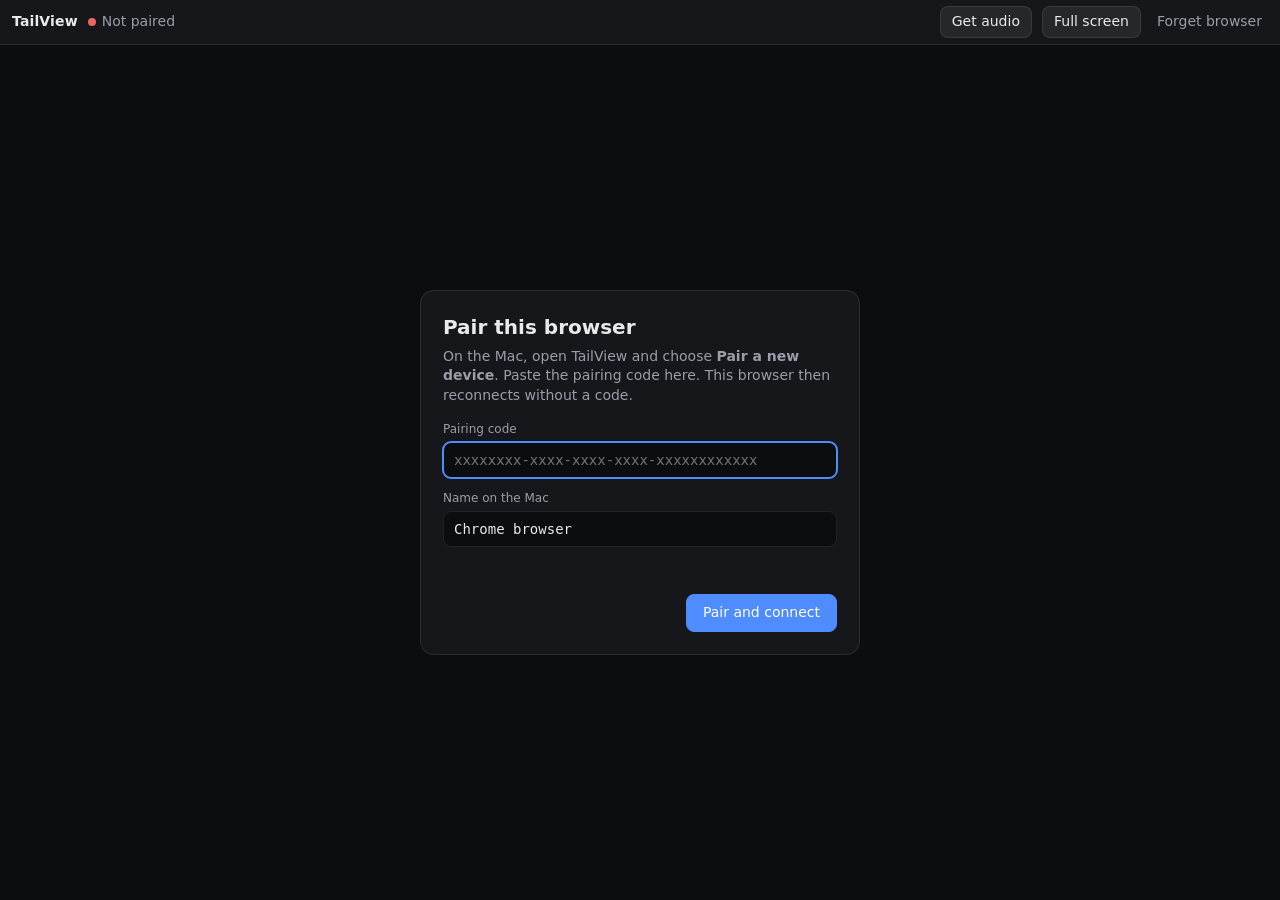
<file: MacHost/Web/viewer.html>
<!doctype html>
<html lang="en" data-same-mac="0">
<head>
<meta charset="utf-8">
<meta name="viewport" content="width=device-width, initial-scale=1, viewport-fit=cover">
<title>TailView</title>
<style>
  :root {
    --bg: #0c0d0f;
    --bar: rgba(22, 24, 28, 0.92);
    --line: rgba(255, 255, 255, 0.09);
    --text: #e9eaee;
    --muted: #9a9ea8;
    --accent: #4f8cff;
    --good: #3ecf8e;
    --warn: #f5a524;
    --bad: #f06363;
    color-scheme: dark;
  }
  * { box-sizing: border-box; }
  html, body { margin: 0; height: 100%; background: var(--bg); color: var(--text);
    font: 14px/1.4 -apple-system, BlinkMacSystemFont, "SF Pro Text", "Segoe UI", system-ui, sans-serif; }
  body { display: flex; flex-direction: column; overflow: hidden; }
  header { display: flex; align-items: center; gap: 10px; padding: 6px 12px; min-height: 44px;
    background: var(--bar); border-bottom: 1px solid var(--line); flex-wrap: wrap; }
  header .brand { font-weight: 600; letter-spacing: 0.01em; }
  #status { display: flex; align-items: center; gap: 6px; color: var(--muted); min-width: 0; }
  #status::before { content: ""; width: 8px; height: 8px; border-radius: 50%; background: var(--muted); flex: none; }
  body[data-state="live"] #status::before { background: var(--good); }
  body[data-state="connecting"] #status::before { background: var(--warn); }
  body[data-state="error"] #status::before { background: var(--bad); }
  header .spacer { flex: 1; }
  button { font: inherit; color: var(--text); background: rgba(255, 255, 255, 0.07); border: 1px solid var(--line);
    border-radius: 8px; padding: 5px 11px; cursor: pointer; }
  button:hover { background: rgba(255, 255, 255, 0.12); }
  button[aria-pressed="true"] { background: var(--accent); border-color: var(--accent); color: #fff; }
  button:disabled { opacity: 0.45; cursor: default; }
  button.link { background: none; border: none; color: var(--muted); padding: 5px 6px; }
  #stage { position: relative; flex: 1; min-height: 0; display: flex; align-items: center; justify-content: center; }
  #screen { width: 100%; height: 100%; object-fit: contain; display: block; cursor: crosshair; outline: none;
    touch-action: none; }
  #banner { position: absolute; top: 10px; left: 50%; transform: translateX(-50%); background: var(--bar);
    border: 1px solid var(--line); border-radius: 999px; padding: 6px 14px; color: var(--muted); font-size: 13px;
    pointer-events: none; }
  #banner:empty { display: none; }
  #pair { position: absolute; inset: 0; display: none; align-items: center; justify-content: center; padding: 16px;
    background: var(--bg); }
  body[data-view="pair"] #pair { display: flex; }
  .card { width: min(440px, 100%); background: #15171b; border: 1px solid var(--line); border-radius: 14px; padding: 22px; }
  .card h1 { margin: 0 0 6px; font-size: 20px; }
  .card p { margin: 0 0 16px; color: var(--muted); }
  .card label { display: block; font-size: 12px; color: var(--muted); margin: 12px 0 4px; }
  .card input { width: 100%; font: 14px ui-monospace, SFMono-Regular, Menlo, monospace; color: var(--text);
    background: #0c0d0f; border: 1px solid var(--line); border-radius: 8px; padding: 9px 10px; }
  .card input:focus { outline: 2px solid var(--accent); outline-offset: -1px; }
  .card .actions { display: flex; justify-content: flex-end; margin-top: 18px; }
  .card .actions button { background: var(--accent); border-color: var(--accent); color: #fff; padding: 8px 16px; }
  #pairError { color: var(--bad); min-height: 1.4em; margin: 10px 0 0; }
  @media (max-width: 560px) { header .brand { display: none; } }
</style>
</head>
<body data-state="connecting" data-view="screen">
<header>
  <span class="brand">TailView</span>
  <span id="status">Connecting…</span>
  <span class="spacer"></span>
  <button id="audio" type="button" aria-pressed="false" title="Play this Mac's sound here">Get audio</button>
  <button id="mic" type="button" aria-pressed="false" hidden title="Send this browser's microphone to the Mac">Mic off</button>
  <button id="fullscreen" type="button" title="Full screen also captures shortcuts like ⌘W in Chrome">Full screen</button>
  <button id="forget" class="link" type="button" title="Remove this browser's saved pairing">Forget browser</button>
</header>
<main id="stage">
  <canvas id="screen" tabindex="0" width="1280" height="800" aria-label="Mac screen"></canvas>
  <div id="banner"></div>
  <section id="pair">
    <form class="card" id="pairForm" autocomplete="off">
      <h1>Pair this browser</h1>
      <p>On the Mac, open TailView and choose <strong>Pair a new device</strong>. Paste the pairing code here. This browser then reconnects without a code.</p>
      <label for="code">Pairing code</label>
      <input id="code" name="code" placeholder="xxxxxxxx-xxxx-xxxx-xxxx-xxxxxxxxxxxx" spellcheck="false" required>
      <label for="name">Name on the Mac</label>
      <input id="name" name="name" maxlength="16" spellcheck="false" required>
      <p id="pairError"></p>
      <div class="actions"><button type="submit">Pair and connect</button></div>
    </form>
  </section>
</main>
<script>
"use strict";
// Packet kinds, matching Shared/Packet.swift.
const K = { jpeg: 1, microphone: 2, control: 3, controlState: 4, macAudio: 5, microphoneState: 6,
  microphoneRequest: 7, videoFlow: 8 };
const FLOW = { pause: 0, received: 1, resume: 2 };
const STORE_KEY = "tailview.browserCredential";
const sameMac = document.documentElement.dataset.sameMac === "1";

const $ = (id) => document.getElementById(id);
const canvas = $("screen");
const context = canvas.getContext("2d");
const ui = { status: $("status"), banner: $("banner"), audio: $("audio"), mic: $("mic"),
  fullscreen: $("fullscreen"), forget: $("forget"), pairForm: $("pairForm"), code: $("code"),
  name: $("name"), pairError: $("pairError") };

let socket = null;
let phase = "idle";          // idle → handshake → live
let pendingPair = null;      // credential being paired
let inbox = new Uint8Array(0);
let controlEnabled = false;
let ownsAudio = false;
let wantsAudio = false;
let retryDelay = 1;
let retryTimer = null;
let frameSeq = 0;
let drawnSeq = 0;

// MARK: Credential

function loadCredential() {
  try { return JSON.parse(localStorage.getItem(STORE_KEY) || "null"); } catch { return null; }
}
function saveCredential(value) {
  try { localStorage.setItem(STORE_KEY, JSON.stringify(value)); } catch {}
}
function clearCredential() {
  try { localStorage.removeItem(STORE_KEY); } catch {}
}
function newCredential() {
  const bytes = crypto.getRandomValues(new Uint8Array(32));
  const token = Array.from(bytes, (b) => b.toString(16).padStart(2, "0")).join("");
  return { id: crypto.randomUUID().toLowerCase(), token };
}
function defaultName() {
  const ua = navigator.userAgent;
  const browser = /Edg\//.test(ua) ? "Edge" : /Firefox\//.test(ua) ? "Firefox"
    : /Chrome\//.test(ua) ? "Chrome" : /Safari\//.test(ua) ? "Safari" : "Browser";
  return (browser + " browser").slice(0, 16);
}

// MARK: Connection

function setStatus(text, state) {
  ui.status.textContent = text;
  document.body.dataset.state = state;
}
function showPairing(message) {
  document.body.dataset.view = "pair";
  ui.pairError.textContent = message || "";
  if (!ui.name.value) ui.name.value = defaultName();
  setStatus("Not paired", "error");
  setTimeout(() => ui.code.focus(), 0);
}

function connect() {
  clearTimeout(retryTimer);
  const credential = pendingPair ? pendingPair.credential : loadCredential();
  if (!credential) { showPairing(); return; }
  document.body.dataset.view = "screen";
  setStatus("Connecting…", "connecting");
  inbox = new Uint8Array(0);
  phase = "handshake";
  const ws = new WebSocket(`wss://${location.host}/ws`);
  ws.binaryType = "arraybuffer";
  socket = ws;
  ws.onopen = () => {
    let line;
    if (pendingPair) {
      const name = pendingPair.name.slice(0, 16);
      const encoded = btoa(String.fromCharCode(...new TextEncoder().encode(name)));
      line = `PAIR ${pendingPair.code} ${credential.id} ${credential.token} ${encoded}\n`;
    } else {
      line = `AUTH ${credential.id} ${credential.token}\n`;
    }
    ws.send(new TextEncoder().encode(line));
  };
  ws.onmessage = (event) => { if (socket === ws) receive(new Uint8Array(event.data)); };
  ws.onclose = () => { if (socket === ws) closed(); };
}

function closed() {
  const wasLive = phase === "live";
  const wasPairing = !!pendingPair;
  socket = null;
  phase = "idle";
  controlEnabled = false;
  setOwnsAudio(false);
  if (wasPairing && !wasLive) {
    pendingPair = null;
    showPairing("The Mac refused the code. Check that pairing is open and the code is current.");
    return;
  }
  if (wasLive) retryDelay = 1;
  setStatus(wasLive ? "Disconnected — reconnecting…" : `Mac unavailable — retrying in ${retryDelay}s`, "connecting");
  retryTimer = setTimeout(connect, retryDelay * 1000);
  retryDelay = Math.min(retryDelay * 2, 8);
}

function receive(bytes) {
  inbox = inbox.length ? concat(inbox, bytes) : bytes;
  if (phase === "handshake") {
    const newline = inbox.indexOf(10);
    if (newline < 0) { if (inbox.length > 16) socket.close(); return; }
    const reply = new TextDecoder().decode(inbox.subarray(0, newline));
    inbox = inbox.slice(newline + 1);
    if (reply === "NO") {
      clearCredential();
      socket.onclose = null;
      socket.close();
      socket = null;
      phase = "idle";
      showPairing("This browser's pairing was revoked on the Mac. Pair again.");
      return;
    }
    if (reply !== "OK" && reply !== "PAIRED") { socket.close(); return; }
    if (pendingPair) { saveCredential(pendingPair.credential); pendingPair = null; }
    phase = "live";
    retryDelay = 1;
    setStatus("Connected", "live");
    sendPacket(K.videoFlow, [document.hidden ? FLOW.pause : FLOW.resume]);
    canvas.focus();
  }
  while (inbox.length >= 5) {
    const length = ((inbox[1] << 24) >>> 0) + (inbox[2] << 16) + (inbox[3] << 8) + inbox[4];
    if (length > 2000000) { socket.close(); return; }
    if (inbox.length < 5 + length) return;
    const kind = inbox[0];
    const payload = inbox.subarray(5, 5 + length);
    inbox = inbox.subarray(5 + length);
    handlePacket(kind, payload);
  }
}

function concat(a, b) {
  const out = new Uint8Array(a.length + b.length);
  out.set(a); out.set(b, a.length);
  return out;
}

function sendPacket(kind, payload) {
  if (!socket || socket.readyState !== WebSocket.OPEN || phase !== "live") return;
  const body = payload instanceof Uint8Array ? payload : new Uint8Array(payload);
  const packet = new Uint8Array(5 + body.length);
  packet[0] = kind;
  new DataView(packet.buffer).setUint32(1, body.length);
  packet.set(body, 5);
  socket.send(packet);
}

function handlePacket(kind, payload) {
  switch (kind) {
    case K.jpeg: drawFrame(payload.slice()); break;
    case K.controlState:
      controlEnabled = payload[0] === 1;
      updateBanner();
      break;
    case K.microphoneState: setOwnsAudio(payload[0] === 1); break;
    case K.macAudio: playMacSound(payload); break;
    default: break; // AAC and capability packets are never requested.
  }
}

// MARK: Screen

async function drawFrame(jpeg) {
  const seq = ++frameSeq;
  try {
    const bitmap = await createImageBitmap(new Blob([jpeg], { type: "image/jpeg" }));
    if (seq > drawnSeq) {
      drawnSeq = seq;
      if (canvas.width !== bitmap.width || canvas.height !== bitmap.height) {
        canvas.width = bitmap.width; canvas.height = bitmap.height;
      }
      context.drawImage(bitmap, 0, 0);
    }
    bitmap.close();
  } catch {}
  // Acknowledge every frame, even one that failed to decode, so the Mac
  // keeps sending; it keeps at most two in flight.
  if (!document.hidden) sendPacket(K.videoFlow, [FLOW.received]);
}

document.addEventListener("visibilitychange", () => {
  sendPacket(K.videoFlow, [document.hidden ? FLOW.pause : FLOW.resume]);
});

function updateBanner() {
  if (phase !== "live") { ui.banner.textContent = ""; return; }
  ui.banner.textContent = controlEnabled ? "" : "View only. Allow control in TailView on the Mac.";
}

// MARK: Control

function control(command) {
  if (!controlEnabled) return;
  sendPacket(K.control, new TextEncoder().encode(JSON.stringify(command)));
}

function modifiers(event, extra) {
  const list = [];
  if (extra) list.push(extra);
  if (event.ctrlKey) list.push("control");
  if (event.altKey) list.push("option");
  if (event.metaKey) list.push("command");
  return list;
}

function withKeys(command, event, extra) {
  const list = modifiers(event, extra);
  if (list.length) command.modifiers = list;
  if (event.shiftKey && command.kind !== "text") command.shift = true;
  return command;
}

/// Maps a pointer to the Mac display in 0…1, accounting for letterboxing.
function displayPoint(event) {
  const rect = canvas.getBoundingClientRect();
  const scale = Math.min(rect.width / canvas.width, rect.height / canvas.height);
  const width = canvas.width * scale, height = canvas.height * scale;
  const left = rect.left + (rect.width - width) / 2, top = rect.top + (rect.height - height) / 2;
  const clamp = (v) => Math.min(1, Math.max(0, v));
  return { x: clamp((event.clientX - left) / width), y: clamp((event.clientY - top) / height) };
}

let leftDown = false;
let pendingMove = null;
let moveScheduled = false;

function flushMove() {
  if (pendingMove) { control(pendingMove); pendingMove = null; }
}

canvas.addEventListener("pointermove", (event) => {
  const point = displayPoint(event);
  pendingMove = withKeys({ kind: leftDown ? "leftDrag" : "move", x: point.x, y: point.y }, event);
  if (!moveScheduled) {
    moveScheduled = true;
    requestAnimationFrame(() => { moveScheduled = false; flushMove(); });
  }
});

canvas.addEventListener("pointerdown", (event) => {
  canvas.focus();
  const point = displayPoint(event);
  flushMove();
  if (event.button === 0) {
    leftDown = true;
    canvas.setPointerCapture(event.pointerId);
    control(withKeys({ kind: "leftDown", x: point.x, y: point.y }, event));
  } else if (event.button === 2) {
    control(withKeys({ kind: "rightClick", x: point.x, y: point.y }, event));
  }
  event.preventDefault();
});

function endPress(event) {
  if (event.button !== 0 || !leftDown) return;
  leftDown = false;
  const point = displayPoint(event);
  flushMove();
  control(withKeys({ kind: "leftUp", x: point.x, y: point.y }, event));
}
canvas.addEventListener("pointerup", endPress);
canvas.addEventListener("pointercancel", endPress);
canvas.addEventListener("contextmenu", (event) => event.preventDefault());

// Pixel deltas accumulate into the Mac's line scroll units.
const PIXELS_PER_LINE = 16;
let scrollX = 0, scrollY = 0;
canvas.addEventListener("wheel", (event) => {
  event.preventDefault();
  const unit = event.deltaMode === 1 ? PIXELS_PER_LINE : event.deltaMode === 2 ? PIXELS_PER_LINE * 20 : 1;
  scrollX += event.deltaX * unit;
  scrollY += event.deltaY * unit;
  const lines = (v) => Math.max(-20, Math.min(20, Math.trunc(v / PIXELS_PER_LINE)));
  const vertical = lines(scrollY), horizontal = lines(scrollX);
  if (!vertical && !horizontal) return;
  scrollY -= vertical * PIXELS_PER_LINE;
  scrollX -= horizontal * PIXELS_PER_LINE;
  const command = { kind: "scroll" };
  if (vertical) command.amount = -vertical;
  if (horizontal) command.horizontalAmount = -horizontal;
  flushMove();
  control(withKeys(command, event));
}, { passive: false });

const SPECIAL_KEYS = { Enter: "returnKey", Tab: "tab", Backspace: "delete", Escape: "escape",
  ArrowLeft: "left", ArrowRight: "right", ArrowUp: "up", ArrowDown: "down" };
// The Mac applies its Fn layer to these; see MacHost/FunctionKeys.swift.
const FN_KEYS = { Delete: "delete", Home: "left", End: "right", PageUp: "up", PageDown: "down" };
const F_KEYS = { F1: "1", F2: "2", F3: "3", F4: "4", F5: "5", F6: "6", F7: "7", F8: "8", F9: "9",
  F10: "0", F11: "-", F12: "=" };
// Physical keys for shortcuts, where event.key holds an Option character.
const CODE_CHARS = { Minus: "-_", Equal: "=+", BracketLeft: "[{", BracketRight: "]}", Backslash: "\\|",
  Semicolon: ";:", Quote: "'\"", Comma: ",<", Period: ".>", Slash: "/?", Backquote: "`~", Space: "  " };
for (let i = 0; i < 26; i++) {
  const c = String.fromCharCode(97 + i);
  CODE_CHARS["Key" + c.toUpperCase()] = c + c.toUpperCase();
}
"1!2@3#4$5%6^7&8*9(0)".match(/../g).forEach((pair) => { CODE_CHARS["Digit" + pair[0]] = pair; });

document.addEventListener("keydown", (event) => {
  if (phase !== "live" || document.body.dataset.view !== "screen" || event.isComposing) return;
  if (event.target instanceof HTMLInputElement || event.target instanceof HTMLButtonElement) return;
  if (["Shift", "Meta", "Control", "Alt", "CapsLock", "Fn", "Dead"].includes(event.key)) return;
  let command = null;
  if (SPECIAL_KEYS[event.key]) {
    command = withKeys({ kind: "key", key: SPECIAL_KEYS[event.key] }, event);
  } else if (FN_KEYS[event.key]) {
    command = withKeys({ kind: "key", key: FN_KEYS[event.key] }, event, "function");
  } else if (F_KEYS[event.key]) {
    command = withKeys({ kind: "text", text: F_KEYS[event.key] }, event, "function");
  } else if (event.metaKey || event.ctrlKey || event.altKey) {
    const chars = CODE_CHARS[event.code];
    if (chars) command = withKeys({ kind: "text", text: chars[event.shiftKey ? 1 : 0] }, event);
  } else if ([...event.key].length === 1) {
    command = { kind: "text", text: event.key };
  }
  if (!command) return;
  event.preventDefault();
  flushMove();
  control(command);
});

// MARK: Audio

let audioContext = null;
let playHead = 0;
let micStream = null;
let micNode = null;
let micChunk = new Int16Array(960);
let micFill = 0;

const WORKLET = `registerProcessor("tailview-mic", class extends AudioWorkletProcessor {
  process(inputs) { const c = inputs[0] && inputs[0][0]; if (c) this.port.postMessage(c.slice(0)); return true; }
});`;

async function ensureAudioContext() {
  if (!audioContext) {
    audioContext = new AudioContext({ sampleRate: 48000, latencyHint: "interactive" });
    const url = URL.createObjectURL(new Blob([WORKLET], { type: "text/javascript" }));
    await audioContext.audioWorklet.addModule(url);
    URL.revokeObjectURL(url);
  }
  if (audioContext.state !== "running") await audioContext.resume();
  return audioContext;
}

// Mac sound arrives as 20 ms of 48 kHz stereo 16-bit PCM.
function playMacSound(payload) {
  if (!ownsAudio || !audioContext || audioContext.state !== "running") return;
  const frames = payload.length >> 2;
  if (!frames) return;
  const view = new DataView(payload.buffer, payload.byteOffset, frames * 4);
  const buffer = audioContext.createBuffer(2, frames, 48000);
  const left = buffer.getChannelData(0), right = buffer.getChannelData(1);
  for (let i = 0; i < frames; i++) {
    left[i] = view.getInt16(i * 4, true) / 32768;
    right[i] = view.getInt16(i * 4 + 2, true) / 32768;
  }
  const now = audioContext.currentTime;
  // Refill a short buffer after a gap; drop sound that has fallen far behind.
  if (playHead < now + 0.02) playHead = now + 0.12;
  if (playHead > now + 0.8) return;
  const source = audioContext.createBufferSource();
  source.buffer = buffer;
  source.connect(audioContext.destination);
  source.start(playHead);
  playHead += buffer.duration;
}

async function startMic() {
  if (micStream || !ownsAudio) return;
  try {
    const ctx = await ensureAudioContext();
    const stream = await navigator.mediaDevices.getUserMedia({
      audio: { channelCount: 1, echoCancellation: true, noiseSuppression: true, autoGainControl: true } });
    if (!ownsAudio || !ui.mic.dataset.on) { stream.getTracks().forEach((t) => t.stop()); return; }
    micStream = stream;
    const source = ctx.createMediaStreamSource(stream);
    micNode = new AudioWorkletNode(ctx, "tailview-mic");
    const silent = ctx.createGain();
    silent.gain.value = 0;
    source.connect(micNode).connect(silent).connect(ctx.destination);
    micNode.port.onmessage = (event) => sendMicSamples(event.data);
  } catch (error) {
    delete ui.mic.dataset.on;
    updateAudioButtons();
    ui.banner.textContent = "Microphone unavailable: " + (error.message || error.name);
  }
}

function stopMic() {
  if (micNode) { micNode.port.onmessage = null; micNode.disconnect(); micNode = null; }
  if (micStream) { micStream.getTracks().forEach((t) => t.stop()); micStream = null; }
  micFill = 0;
}

// The Mac expects 48 kHz mono 16-bit PCM, sent in 20 ms packets.
function sendMicSamples(samples) {
  for (let i = 0; i < samples.length; i++) {
    const s = Math.max(-1, Math.min(1, samples[i]));
    micChunk[micFill++] = s < 0 ? s * 32768 : s * 32767;
    if (micFill === micChunk.length) {
      sendPacket(K.microphone, new Uint8Array(micChunk.buffer.slice(0)));
      micFill = 0;
    }
  }
}

function setOwnsAudio(value) {
  const lost = ownsAudio && !value && wantsAudio && phase === "live";
  ownsAudio = value;
  if (!value) { stopMic(); playHead = 0; }
  if (value && !wantsAudio) sendPacket(K.microphoneRequest, [0]); // stale grant after a reload
  if (value && wantsAudio && ui.mic.dataset.on) startMic();
  if (lost) {
    wantsAudio = false;
    ui.banner.textContent = "Audio moved to another device.";
    setTimeout(updateBanner, 4000);
  }
  updateAudioButtons();
}

function updateAudioButtons() {
  ui.audio.setAttribute("aria-pressed", String(ownsAudio));
  ui.audio.textContent = ownsAudio ? "Audio on" : wantsAudio ? "Getting audio…" : "Get audio";
  ui.mic.hidden = !ownsAudio;
  const on = !!ui.mic.dataset.on;
  ui.mic.setAttribute("aria-pressed", String(on && !!micStream));
  ui.mic.textContent = on ? "Mic on" : "Mic off";
}

ui.audio.addEventListener("click", async () => {
  if (ownsAudio || wantsAudio) {
    wantsAudio = false;
    sendPacket(K.microphoneRequest, [0]);
    setOwnsAudio(false);
    return;
  }
  if (sameMac && !confirm("This browser is on the Mac itself, so Mac sound would play back into the capture and echo. Get audio anyway?")) return;
  try { await ensureAudioContext(); } catch (error) {
    ui.banner.textContent = "Audio unavailable: " + (error.message || error.name);
    return;
  }
  wantsAudio = true;
  updateAudioButtons();
  sendPacket(K.microphoneRequest, [1]);
});

ui.mic.addEventListener("click", () => {
  if (ui.mic.dataset.on) { delete ui.mic.dataset.on; stopMic(); }
  else { ui.mic.dataset.on = "1"; startMic(); }
  updateAudioButtons();
});

// MARK: Chrome

ui.fullscreen.addEventListener("click", async () => {
  if (document.fullscreenElement) { await document.exitFullscreen(); return; }
  try {
    await document.documentElement.requestFullscreen();
    // Chrome then delivers system shortcuts such as ⌘W and ⌘Q to the page.
    if (navigator.keyboard && navigator.keyboard.lock) await navigator.keyboard.lock();
  } catch {}
  canvas.focus();
});
document.addEventListener("fullscreenchange", () => {
  ui.fullscreen.textContent = document.fullscreenElement ? "Exit full screen" : "Full screen";
});

ui.forget.addEventListener("click", () => {
  if (!confirm("Forget this browser's pairing? Also revoke it under Paired devices on the Mac.")) return;
  clearCredential();
  if (socket) { socket.onclose = null; socket.close(); socket = null; }
  phase = "idle";
  setOwnsAudio(false);
  showPairing();
});

// Return keyboard focus to the Mac screen after using the toolbar.
document.querySelector("header").addEventListener("click", () => {
  if (document.body.dataset.view === "screen") setTimeout(() => canvas.focus(), 0);
});

ui.pairForm.addEventListener("submit", (event) => {
  event.preventDefault();
  const code = ui.code.value.trim().toLowerCase();
  const name = ui.name.value.trim().slice(0, 16);
  if (!/^[0-9a-f]{8}-[0-9a-f]{4}-[0-9a-f]{4}-[0-9a-f]{4}-[0-9a-f]{12}$/.test(code)) {
    ui.pairError.textContent = "That doesn't look like a TailView pairing code.";
    return;
  }
  if (!name) { ui.pairError.textContent = "Give this browser a name."; return; }
  pendingPair = { code, name, credential: newCredential() };
  ui.code.value = "";
  connect();
});

connect();
</script>
</body>
</html>
</file>
<file: docs/site/assets/site.css>
:root{color-scheme:light;--paper:#fbfaff;--ink:#28203a;--muted:#5b5668;--violet:#6541aa;--wash:#eee8fb;--line:#d8d0e5;--white:#fff;font-family:"Avenir Next",Avenir,-apple-system,BlinkMacSystemFont,"Segoe UI",sans-serif;font-size:18px;line-height:1.65;color:var(--ink);background:var(--paper)}
*{box-sizing:border-box}body{margin:0}a{color:var(--violet);text-underline-offset:.2em}a:hover{color:#41266f}a:focus-visible,summary:focus-visible{outline:3px solid #8762c9;outline-offset:5px}img,svg{max-width:100%;height:auto}.skip{position:absolute;left:1rem;top:-6rem;background:white;padding:.5rem 1rem;z-index:9}.skip:focus{top:1rem}.wrap{max-width:1160px;margin:auto;padding:0 36px}header{padding:26px 0}header .wrap{display:flex;align-items:center;justify-content:space-between;gap:24px}.brand{display:flex;align-items:center;gap:12px;font-weight:750;color:var(--ink);text-decoration:none;font-size:1.3rem;letter-spacing:-.04em}.brand img{width:40px;border-radius:10px}nav{display:flex;flex-wrap:wrap;gap:8px 26px}nav a{font-size:.88rem;font-weight:600;color:var(--muted);text-decoration:none}nav [aria-current=page]{color:var(--violet);text-decoration:underline}main{min-height:60vh}h1,h2,h3{line-height:1.12;letter-spacing:-.045em}h1{font-size:clamp(2.6rem,6.1vw,4.6rem);font-weight:750;max-width:11ch;margin:0 0 28px}h2{font-size:clamp(1.8rem,3.4vw,2.7rem);font-weight:700;margin:0 0 22px}h3{font-size:1.25rem;margin:30px 0 12px}p{margin:0 0 20px;max-width:68ch}.lead{font-size:1.17rem;line-height:1.65;color:var(--muted);max-width:42ch}.hero{display:grid;grid-template-columns:1fr 1fr;gap:30px;align-items:center;padding-top:72px;padding-bottom:76px}.hero-visual{padding:20px 0 10px}.hero-visual figcaption{font-size:.8rem;text-align:center;color:var(--muted);margin-top:18px}.hero-visual figure{margin:0}.actions{display:flex;gap:14px;flex-wrap:wrap;align-items:center;margin:30px 0 14px}.button{display:inline-block;background:var(--violet);color:white;border:2px solid var(--violet);border-radius:9px;text-decoration:none;padding:12px 22px;font-size:.95rem;font-weight:650}.button:hover{color:white;background:#50318e}.button.secondary{background:transparent;color:var(--violet)}.small{font-size:.84rem;color:var(--muted)}.note{background:var(--wash);border-left:4px solid var(--violet);padding:22px 26px;margin:30px 0}.note p:last-child{margin-bottom:0}.band{padding:72px 0;background:var(--wash)}.split{display:grid;grid-template-columns:1fr 1fr;gap:65px}.facts{padding:72px 0}.facts ul{padding-left:24px}.facts li{margin:0 0 14px}.price{font-size:2.7rem;letter-spacing:-.05em;font-weight:750;margin:16px 0 0;line-height:1.2}.price span{font-size:1rem;letter-spacing:0;font-weight:500}.download{padding:72px 0;border-top:1px solid var(--line)}.download-grid{display:grid;grid-template-columns:1fr 1fr;gap:50px}.download h3{margin-top:14px}.reading{max-width:850px;padding-top:54px;padding-bottom:64px}.reading h1{max-width:20ch;font-size:clamp(2.4rem,5vw,3.8rem)}.reading h2{font-size:1.65rem;margin-top:48px}.reading p,.reading li{max-width:70ch}.reading li{padding-left:4px;margin-bottom:12px}.reading ol,.reading ul{padding-left:25px}.reading dl dt{font-weight:700;margin-top:24px}.reading dl dd{margin:8px 0 0}code{font-size:.86em;background:var(--wash);padding:.12em .3em;border-radius:3px;overflow-wrap:anywhere}details{padding:20px 0;border-bottom:1px solid var(--line)}summary{font-weight:700;cursor:pointer;padding-right:20px;line-height:1.5}details p:first-of-type{margin-top:18px}footer{border-top:1px solid var(--line);padding:32px 0;color:var(--muted);font-size:.8rem}footer .wrap{display:flex;justify-content:space-between;gap:20px;flex-wrap:wrap}footer a{color:var(--muted)}.footer-links{display:flex;gap:22px;flex-wrap:wrap}.status{display:inline-block;font-size:.8rem;font-weight:650;color:var(--violet);background:var(--wash);padding:4px 11px;border-radius:6px;margin-bottom:22px}
@media(max-width:760px){.wrap{padding:0 22px}header{padding:20px 0}header .wrap{align-items:flex-start;gap:20px;flex-direction:column}nav{gap:10px 23px}.hero{grid-template-columns:1fr;padding-top:38px;padding-bottom:40px;gap:0}.hero h1{max-width:12ch}.hero-visual{max-width:510px;margin:12px auto 0}.split,.download-grid{grid-template-columns:1fr;gap:34px}.band,.facts,.download{padding:46px 0}.reading{padding-top:34px;padding-bottom:44px}.reading h2{margin-top:36px}.note{padding:18px 20px}.price{font-size:2.5rem}}
</file>
